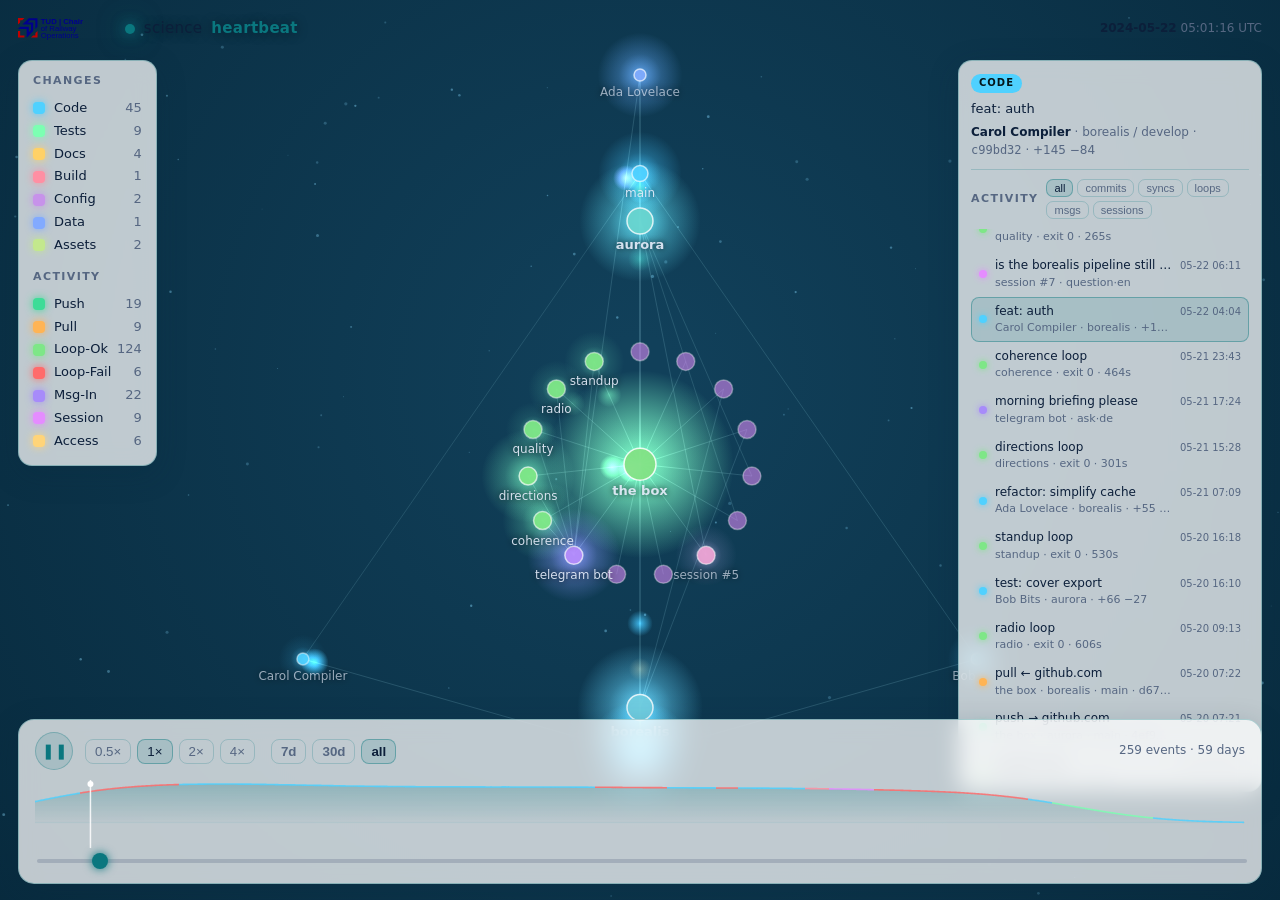
<file: examples/demo/index.html>
<!doctype html>
<html lang="en">
<head>
<meta charset="utf-8" />
<meta name="viewport" content="width=device-width, initial-scale=1, viewport-fit=cover" />
<meta name="color-scheme" content="dark light" />
<meta name="theme-color" content="#00103a" media="(prefers-color-scheme: dark)" />
<meta name="theme-color" content="#0A777F" media="(prefers-color-scheme: light)" />
<title>science heartbeat — TUD Chair of Railway Operations</title>
<style>/* =========================================================================
   science heartbeat — TUD Chair of Railway Operations (CRO) corporate design.

   Dark (default) : TUD Dunkelblau field, Türkis accent, white chair logo.
   Light          : light frosted chrome, Türkis accent, blue chair logo.
   Brand palette  : Türkis #0A777F · Brillantblau #00008C · Orange #C85000 ·
                    Rot #D20F41 · Violett #7369BE · Dunkelblau #001450.

   The Canvas engine (app.js) is themed too: the `--canvas-*`, `--*-rgb` and
   `--accent-rgb` tokens below are read at runtime via getComputedStyle, so the
   glow / starfield / ECG follow the device appearance with no hard-coded hex
   in the script. The canvas keeps a deep field in both modes because the glow
   is additive ("lighter") and would vanish on a white background.
   ========================================================================= */
:root {
  /* chrome (dark / default) */
  --ink: #eaf1ff;
  --ink-dim: #9db4d8;
  --line: rgba(120, 160, 210, 0.18);
  --panel: rgba(8, 28, 72, 0.62);
  --panel-brd: rgba(54, 184, 191, 0.24);
  --accent: #36b8bf;        /* Türkis (lightened for the dark field) */
  --accent-soft: color-mix(in srgb, var(--accent) 13%, transparent);
  --accent-line: color-mix(in srgb, var(--accent) 42%, transparent);
  --chip-ink: #04161a;      /* dark text on a bright category chip */
  --shadow: 0 8px 30px rgba(0, 6, 24, 0.5);

  /* canvas engine tokens (read by app.js) */
  --canvas-bg-0: #0b2a63;   /* inner radial */
  --canvas-bg-1: #00103a;   /* outer radial — TUD Dunkelblau */
  --star-rgb: 130, 175, 225;
  --edge-rgb: 90, 150, 185;
  --node-rgb: 140, 170, 215;
  --accent-rgb: 54, 184, 191;

  --bg-0: var(--canvas-bg-1);
}

@media (prefers-color-scheme: light) {
  :root {
    --ink: #0c1f3a;
    --ink-dim: #566782;
    --line: rgba(10, 119, 127, 0.22);
    --panel: rgba(255, 255, 255, 0.74);
    --panel-brd: rgba(10, 119, 127, 0.30);
    --accent: #0A777F;      /* Türkis 1 */
    --chip-ink: #04161a;
    --shadow: 0 8px 30px rgba(10, 40, 60, 0.22);

    /* canvas stays a deep field (glow legibility) but lifts and warms a touch */
    --canvas-bg-0: #11405a;
    --canvas-bg-1: #062638;
    --star-rgb: 150, 200, 215;
    --edge-rgb: 120, 180, 195;
    --node-rgb: 170, 205, 225;
    --accent-rgb: 10, 119, 127;
  }
}

* { box-sizing: border-box; }

html, body {
  margin: 0;
  height: 100%;
  overflow: hidden;
  background: var(--bg-0);
  color: var(--ink);
  font: 13px/1.45 ui-sans-serif, system-ui, -apple-system, BlinkMacSystemFont, "Segoe UI", Roboto, sans-serif;
  -webkit-font-smoothing: antialiased;
  -webkit-tap-highlight-color: transparent;
}

#stage {
  position: fixed;
  inset: 0;
  display: block;
  cursor: grab;
  touch-action: none;
}
#stage:active { cursor: grabbing; }

.panel {
  position: fixed;
  background: var(--panel);
  border: 1px solid var(--panel-brd);
  border-radius: 14px;
  padding: 12px 14px;
  backdrop-filter: blur(11px);
  -webkit-backdrop-filter: blur(11px);
  box-shadow: var(--shadow);
}

/* --- top bar ------------------------------------------------------------ */
#topbar {
  position: fixed;
  top: 14px;
  left: 18px;
  right: 18px;
  display: flex;
  align-items: center;
  justify-content: space-between;
  gap: 12px;
  pointer-events: none;
}
.brand {
  display: flex;
  align-items: center;
  gap: 12px;
  min-width: 0;
}
.brandlogo { display: inline-flex; flex: 0 0 auto; }
.brandlogo svg { height: 30px; width: auto; display: block; }
/* dark (default): chair logo flips white */
.brandlogo svg text, .brandlogo svg path { fill: #ffffff; }
@media (prefers-color-scheme: light) {
  .brandlogo svg text,
  .brandlogo svg path[fill="#00008C"] { fill: #00008C; }
  .brandlogo svg path[fill="#C00000"] { fill: #C00000; }
}
.brandname {
  display: inline-flex;
  align-items: center;
  gap: 9px;
  font-size: 15px;
  letter-spacing: 0.3px;
  text-shadow: 0 1px 12px rgba(0, 0, 0, 0.45);
  white-space: nowrap;
}
.brandname b { font-weight: 700; color: var(--accent); }
.dot {
  width: 10px;
  height: 10px;
  border-radius: 50%;
  background: var(--accent);
  box-shadow: 0 0 14px var(--accent), 0 0 28px var(--accent);
  animation: beat 1.6s ease-in-out infinite;
  flex: 0 0 auto;
}
@keyframes beat {
  0%, 100% { transform: scale(1); opacity: 0.85; }
  18% { transform: scale(1.5); opacity: 1; }
  40% { transform: scale(1); opacity: 0.85; }
}
.topctl {
  display: flex;
  align-items: center;
  gap: 10px;
  pointer-events: auto;
}
.iconbtn {
  display: none;            /* desktop: hidden; shown in the mobile media query */
  align-items: center;
  gap: 5px;
  border: 1px solid var(--panel-brd);
  background: var(--panel);
  color: var(--ink-dim);
  border-radius: 999px;
  padding: 6px 11px;
  font-size: 11px;
  font-weight: 600;
  letter-spacing: 0.4px;
  text-transform: uppercase;
  cursor: pointer;
  backdrop-filter: blur(11px);
  -webkit-backdrop-filter: blur(11px);
}
.iconbtn.active { color: var(--ink); border-color: var(--accent-line); background: var(--accent-soft); }
.clock {
  font-variant-numeric: tabular-nums;
  color: var(--ink-dim);
  font-size: 12px;
  text-align: right;
}
.clock b { color: var(--ink); font-weight: 600; }

/* --- legend ------------------------------------------------------------- */
#legend {
  top: 60px;
  left: 18px;
  max-width: 210px;
}
#legend h4 {
  margin: 0 0 8px;
  font-size: 11px;
  text-transform: uppercase;
  letter-spacing: 1.4px;
  color: var(--ink-dim);
  font-weight: 600;
}
#legend h4:not(:first-child) { margin-top: 12px; }
.legend-row {
  display: flex;
  align-items: center;
  gap: 9px;
  padding: 2px 0;
}
.legend-row .sw {
  width: 12px;
  height: 12px;
  border-radius: 4px;
  flex: 0 0 auto;
  box-shadow: 0 0 9px currentColor;
}
.legend-row .nm { flex: 1; text-transform: capitalize; }
.legend-row .ct { color: var(--ink-dim); font-variant-numeric: tabular-nums; }

/* --- sidebar (activity rail / mobile drawer) ---------------------------- */
#sidebar {
  top: 60px;
  right: 18px;
  bottom: 108px;
  width: 304px;
  max-width: calc(100vw - 36px);
  display: flex;
  flex-direction: column;
  gap: 10px;
  padding: 12px 12px 8px;
}
.drawer-handle { display: none; }
#nowplaying {
  flex: 0 0 auto;
  min-height: 18px;
  transition: opacity 0.25s ease;
}
#nowplaying.idle { min-height: 0; opacity: 0; }
.list-head {
  display: flex;
  align-items: center;
  justify-content: space-between;
  gap: 8px;
  flex: 0 0 auto;
  border-top: 1px solid var(--line);
  padding-top: 9px;
}
.list-title {
  font-size: 11px;
  text-transform: uppercase;
  letter-spacing: 1.4px;
  color: var(--ink-dim);
  font-weight: 600;
}
.filters { display: flex; flex-wrap: wrap; gap: 4px; }
.filters button {
  border: 1px solid var(--line);
  background: transparent;
  color: var(--ink-dim);
  border-radius: 7px;
  padding: 2px 7px;
  font-size: 11px;
  cursor: pointer;
}
.filters button.active {
  color: var(--ink);
  border-color: var(--accent-line);
  background: var(--accent-soft);
}
#eventlist {
  flex: 1 1 auto;
  overflow-y: auto;
  margin: 0 -6px;
  padding: 0 6px;
  scrollbar-width: thin;
  scrollbar-color: var(--accent-line) transparent;
  -webkit-overflow-scrolling: touch;
}
#eventlist::-webkit-scrollbar { width: 7px; }
#eventlist::-webkit-scrollbar-thumb {
  background: var(--accent-line);
  border-radius: 4px;
}
.ev-row {
  display: flex;
  align-items: baseline;
  gap: 8px;
  padding: 5px 7px;
  border-radius: 8px;
  cursor: pointer;
  border: 1px solid transparent;
}
.ev-row:hover { background: color-mix(in srgb, var(--ink-dim) 12%, transparent); }
.ev-row.active {
  background: var(--accent-soft);
  border-color: var(--accent-line);
}
.ev-row .ev-dot {
  width: 8px;
  height: 8px;
  border-radius: 50%;
  flex: 0 0 auto;
  align-self: center;
  box-shadow: 0 0 7px currentColor;
}
.ev-row .ev-body { flex: 1 1 auto; min-width: 0; }
.ev-row .ev-title {
  white-space: nowrap;
  overflow: hidden;
  text-overflow: ellipsis;
  font-size: 12px;
  color: var(--ink);
}
.ev-row .ev-sub {
  white-space: nowrap;
  overflow: hidden;
  text-overflow: ellipsis;
  font-size: 11px;
  color: var(--ink-dim);
}
.ev-row .ev-time {
  flex: 0 0 auto;
  font-size: 10px;
  color: var(--ink-dim);
  font-variant-numeric: tabular-nums;
}
.ev-empty { color: var(--ink-dim); font-size: 12px; padding: 8px 7px; }
.np-kind {
  display: inline-block;
  font-size: 10px;
  text-transform: uppercase;
  letter-spacing: 1px;
  padding: 2px 8px;
  border-radius: 999px;
  color: var(--chip-ink);
  font-weight: 700;
}
.np-title {
  margin: 7px 0 6px;
  font-size: 13px;
  color: var(--ink);
  word-break: break-word;
}
.np-meta { color: var(--ink-dim); font-size: 12px; }
.np-meta b { color: var(--ink); font-weight: 600; }

/* --- timeline ----------------------------------------------------------- */
#timeline {
  position: fixed;
  left: 18px;
  right: 18px;
  bottom: 16px;
  background: var(--panel);
  border: 1px solid var(--panel-brd);
  border-radius: 16px;
  padding: 12px 16px 14px;
  backdrop-filter: blur(11px);
  -webkit-backdrop-filter: blur(11px);
  box-shadow: var(--shadow);
}
.controls {
  display: flex;
  align-items: center;
  gap: 12px;
  margin-bottom: 8px;
  flex-wrap: wrap;
}
#playpause {
  width: 38px;
  height: 38px;
  border-radius: 50%;
  border: 1px solid var(--panel-brd);
  background: var(--accent-soft);
  color: var(--accent);
  font-size: 15px;
  cursor: pointer;
  transition: background 0.15s ease, transform 0.1s ease;
  flex: 0 0 auto;
}
#playpause:hover { background: color-mix(in srgb, var(--accent) 22%, transparent); }
#playpause:active { transform: scale(0.94); }
.speeds, .ranges { display: flex; gap: 6px; }
.ranges { margin-left: 4px; }
.speeds button, .ranges button {
  border: 1px solid var(--line);
  background: transparent;
  color: var(--ink-dim);
  border-radius: 8px;
  padding: 4px 9px;
  cursor: pointer;
  font-variant-numeric: tabular-nums;
}
.speeds button.active, .ranges button.active {
  color: var(--ink);
  border-color: var(--accent-line);
  background: var(--accent-soft);
}
.ranges button { font-weight: 600; }
.controls .span {
  margin-left: auto;
  color: var(--ink-dim);
  font-size: 12px;
  font-variant-numeric: tabular-nums;
}
#ecg {
  display: block;
  width: 100%;
  height: 72px;
  cursor: crosshair;
}
#scrub {
  -webkit-appearance: none;
  appearance: none;
  width: 100%;
  height: 4px;
  margin-top: 8px;
  border-radius: 4px;
  background: color-mix(in srgb, var(--ink-dim) 28%, transparent);
  outline: none;
}
#scrub::-webkit-slider-thumb {
  -webkit-appearance: none;
  width: 16px;
  height: 16px;
  border-radius: 50%;
  background: var(--accent);
  box-shadow: 0 0 10px var(--accent);
  cursor: pointer;
}
#scrub::-moz-range-thumb {
  width: 16px;
  height: 16px;
  border: none;
  border-radius: 50%;
  background: var(--accent);
  box-shadow: 0 0 10px var(--accent);
  cursor: pointer;
}

/* --- tooltip / empty ---------------------------------------------------- */
.tooltip {
  position: fixed;
  pointer-events: none;
  background: var(--panel);
  border: 1px solid var(--panel-brd);
  border-radius: 9px;
  padding: 7px 10px;
  font-size: 12px;
  max-width: 260px;
  box-shadow: var(--shadow);
  backdrop-filter: blur(11px);
  -webkit-backdrop-filter: blur(11px);
  z-index: 10;
  transform: translate(-50%, calc(-100% - 12px));
}
.tooltip .tt-label { font-weight: 600; }
.tooltip .tt-kind { color: var(--ink-dim); text-transform: capitalize; }

#empty {
  position: fixed;
  inset: 0;
  display: none;
  align-items: center;
  justify-content: center;
  color: var(--ink-dim);
  font-size: 15px;
  text-align: center;
  padding: 40px;
}

/* =========================================================================
   Mobile — phones / narrow viewports. The three fixed panels would overlap,
   so: the legend becomes a tap-to-show overlay, the activity rail becomes a
   bottom drawer (collapsed to its header by default, tap the handle/button
   to expand), and the timeline goes edge-to-edge and compact.
   ========================================================================= */
@media (max-width: 720px) {
  #topbar {
    top: max(10px, env(safe-area-inset-top));
    left: 12px;
    right: 12px;
  }
  .brandlogo svg { height: 24px; }
  .brandname { display: none; }              /* keep the logo, drop the wordmark */
  .clock { display: none; }
  .iconbtn { display: inline-flex; }

  /* legend: hidden until toggled, then a floating overlay */
  #legend {
    display: none;
    top: 56px;
    left: 12px;
    right: 12px;
    max-width: none;
    z-index: 8;
  }
  body.legend-open #legend { display: block; }

  /* sidebar → bottom drawer above the timeline */
  #sidebar {
    top: auto;
    left: 12px;
    right: 12px;
    bottom: calc(150px + env(safe-area-inset-bottom));
    width: auto;
    max-width: none;
    max-height: 48px;                        /* collapsed: header peek only */
    overflow: hidden;
    padding: 8px 12px;
    transition: max-height 0.28s ease;
    z-index: 7;
  }
  body.list-open #sidebar { max-height: 50vh; }
  .drawer-handle {
    display: block;
    width: 40px;
    height: 4px;
    border-radius: 999px;
    background: var(--ink-dim);
    opacity: 0.5;
    margin: 0 auto 2px;
    flex: 0 0 auto;
    cursor: pointer;
  }
  #sidebar #nowplaying.idle { min-height: 16px; opacity: 0.55; }
  #sidebar #nowplaying.idle::before {
    content: "activity — tap to expand";
    font-size: 11px;
    text-transform: uppercase;
    letter-spacing: 1.2px;
    color: var(--ink-dim);
  }

  /* timeline: edge to edge, compact */
  #timeline {
    left: 8px;
    right: 8px;
    bottom: max(8px, env(safe-area-inset-bottom));
    padding: 10px 12px 12px;
    border-radius: 14px;
  }
  .controls { gap: 9px; row-gap: 8px; }
  #playpause { width: 34px; height: 34px; }
  .speeds button, .ranges button { padding: 5px 10px; }   /* tap targets */
  .controls .span { font-size: 11px; width: 100%; margin-left: 0; text-align: right; order: 9; }
  #ecg { height: 54px; }
}

@media (max-width: 380px) {
  .speeds { display: none; }                  /* keep ranges; speeds is secondary */
}
</style>
</head>
<body>
<canvas id="stage"></canvas>

<header id="topbar">
  <div class="brand">
    <span class="brandlogo" aria-label="TUD — Chair of Railway Operations"><svg viewBox="0 0 1014 321" xmlns="http://www.w3.org/2000/svg" role="img"><g transform="translate(-1485 -585)"><text fill="#00008C" font-family="Arial,Arial_MSFontService,sans-serif" font-weight="700" font-size="83" transform="matrix(1 0 0 1 1728.92 690)">TUD | Chair</text><text fill="#00008C" font-family="Arial,Arial_MSFontService,sans-serif" font-weight="400" font-size="83" transform="matrix(1 0 0 1 1728.92 763)">o</text><text fill="#00008C" font-family="Arial,Arial_MSFontService,sans-serif" font-weight="400" font-size="83" transform="matrix(1 0 0 1 1774.75 763)">f</text><text fill="#00008C" font-family="Arial,Arial_MSFontService,sans-serif" font-weight="400" font-size="83" transform="matrix(1 0 0 1 1820.59 763)">Railway </text><text fill="#00008C" font-family="Arial,Arial_MSFontService,sans-serif" font-weight="400" font-size="83" transform="matrix(1 0 0 1 1728.92 837)">Operations</text><path d="M1600.51 630 1693 630 1693 722.49 1670.62 744.874 1670.62 674.888 1670.62 674.888 1670.62 651.685 1670.62 651.685 1647.41 651.685 1612.6 651.685 1589.4 674.876 1589.4 674.888 1647.41 674.888 1647.41 768.077 1577.49 838 1577.49 745.511 1485 745.511 1508.77 721.74 1601.01 721.74 1601.01 779.747 1601.02 779.747 1624.21 756.556 1624.21 721.74 1624.21 698.536 1624.21 698.536 1601.01 698.536 1601.01 698.536 1531.97 698.536Z" fill="#00008C" fill-rule="evenodd"/><path d="M1485 628 1554 628 1530.99 651.345 1508.01 651.345 1508.01 674.655 1485 698Z" fill="#C00000" fill-rule="evenodd"/><path d="M1485 768 1508.01 768 1508.01 813.988 1554 813.988 1554 837 1485 837Z" fill="#C00000" fill-rule="evenodd"/><path d="M1694 768 1694 837 1624 837 1647.32 814.012 1670.65 814.012 1670.65 791.012Z" fill="#C00000" fill-rule="evenodd"/></g></svg></span>
    <span class="brandname"><span class="dot"></span> science<b>heartbeat</b></span>
  </div>
  <div class="topctl">
    <button id="legendToggle" class="iconbtn" aria-label="Toggle legend">key</button>
    <button id="listToggle" class="iconbtn" aria-label="Toggle activity">activity</button>
    <div id="clock" class="clock"></div>
  </div>
</header>

<aside id="legend" class="panel"></aside>

<aside id="sidebar" class="panel">
  <div class="drawer-handle" id="drawerHandle" aria-label="Expand activity"></div>
  <section id="nowplaying" class="idle"></section>
  <div class="list-head">
    <span class="list-title">activity</span>
    <div id="filters" class="filters"></div>
  </div>
  <div id="eventlist"></div>
</aside>

<footer id="timeline">
  <div class="controls">
    <button id="playpause" aria-label="Play / pause">▶</button>
    <div class="speeds" id="speeds"></div>
    <div class="ranges" id="ranges" aria-label="Time range"></div>
  </div>
  <canvas id="ecg"></canvas>
  <input id="scrub" type="range" min="0" max="1000" value="0" step="1" aria-label="Timeline" />
</footer>

<div id="tooltip" class="tooltip" hidden></div>
<div id="empty"></div>

<script id="hb-data" type="application/json">{"classifier_version":"1","content_hash":"1cf40b86a09f1ea7e83e80f64ef3dcab0e9dd5ee29a2958a57e46c0e87e3ff9d","edges":[{"id":"edge:accessed:006289c97c8bbb2d","kind":"accessed","label":null,"source":"agent:adfdf88f6311","target":"repo:aurora"},{"id":"edge:accessed:330d6cc4ed5df1e1","kind":"accessed","label":null,"source":"agent:2d5073df313b","target":"repo:borealis"},{"id":"edge:accessed:a7b0084efa526f5f","kind":"accessed","label":null,"source":"agent:917275c801f3","target":"repo:aurora"},{"id":"edge:accessed:ae53fe7b08b95b03","kind":"accessed","label":null,"source":"server:server","target":"repo:borealis"},{"id":"edge:accessed:bcbba672f9b0ba45","kind":"accessed","label":null,"source":"agent:97a4e003d9b4","target":"repo:aurora"},{"id":"edge:accessed:bdd3d5841db2f547","kind":"accessed","label":null,"source":"agent:50ec5c35a08a","target":"repo:borealis"},{"id":"edge:accessed:dd4700e5e13bc5da","kind":"accessed","label":null,"source":"server:server","target":"repo:aurora"},{"id":"edge:accessed:e8e78a296e8c4dff","kind":"accessed","label":null,"source":"agent:208378278750","target":"repo:aurora"},{"id":"edge:authored:0bf801fb4e749cde","kind":"authored","label":null,"source":"committer:b0f029c27377","target":"branch:borealis:develop"},{"id":"edge:authored:124ed54fcc5cdbb7","kind":"authored","label":null,"source":"committer:3ca93ad87e0b","target":"branch:borealis:develop"},{"id":"edge:authored:46136c1c800684e3","kind":"authored","label":null,"source":"committer:b0f029c27377","target":"branch:aurora:main"},{"id":"edge:authored:8c77cfcd282cfc92","kind":"authored","label":null,"source":"committer:a460e37bf4d8","target":"branch:aurora:main"},{"id":"edge:authored:d6e035967238d266","kind":"authored","label":null,"source":"committer:a460e37bf4d8","target":"branch:borealis:develop"},{"id":"edge:authored:f244b180ac7a30e6","kind":"authored","label":null,"source":"committer:3ca93ad87e0b","target":"branch:aurora:main"},{"id":"edge:branch_of:57806a81c5008cb8","kind":"branch_of","label":null,"source":"branch:borealis:develop","target":"repo:borealis"},{"id":"edge:branch_of:86c24c39a9a504bc","kind":"branch_of","label":null,"source":"branch:aurora:main","target":"repo:aurora"},{"id":"edge:notifies:3e82a3ca9415a2b8","kind":"notifies","label":null,"source":"loop:quality","target":"bot:telegram"},{"id":"edge:notifies:8df881eb4635315c","kind":"notifies","label":null,"source":"loop:directions","target":"bot:telegram"},{"id":"edge:notifies:994f5497c0e961d6","kind":"notifies","label":null,"source":"loop:radio","target":"bot:telegram"},{"id":"edge:notifies:d0e868f0ab03d817","kind":"notifies","label":null,"source":"bot:telegram","target":"committer:3ca93ad87e0b"},{"id":"edge:notifies:e733f9924a4bfb2b","kind":"notifies","label":null,"source":"loop:standup","target":"bot:telegram"},{"id":"edge:notifies:fb98eb4f9f63d799","kind":"notifies","label":null,"source":"loop:coherence","target":"bot:telegram"},{"id":"edge:runs_on:23d5b0d2f9e10bbc","kind":"runs_on","label":null,"source":"agent:917275c801f3","target":"server:server"},{"id":"edge:runs_on:248be1fd487bc308","kind":"runs_on","label":null,"source":"loop:radio","target":"server:server"},{"id":"edge:runs_on:339616eccaee5a70","kind":"runs_on","label":null,"source":"agent:50ec5c35a08a","target":"server:server"},{"id":"edge:runs_on:34fac6aa84d6ce54","kind":"runs_on","label":null,"source":"agent:adfdf88f6311","target":"server:server"},{"id":"edge:runs_on:455ee17203292cb6","kind":"runs_on","label":null,"source":"agent:2d5073df313b","target":"server:server"},{"id":"edge:runs_on:5d3682cc4b1a427d","kind":"runs_on","label":null,"source":"agent:ca3812873a72","target":"server:server"},{"id":"edge:runs_on:812b729c68d19b27","kind":"runs_on","label":null,"source":"loop:quality","target":"server:server"},{"id":"edge:runs_on:8966b91245a35656","kind":"runs_on","label":null,"source":"agent:c32522271f58","target":"server:server"},{"id":"edge:runs_on:8e6f4daebb1f658a","kind":"runs_on","label":null,"source":"loop:directions","target":"server:server"},{"id":"edge:runs_on:c914c639e83ed56a","kind":"runs_on","label":null,"source":"loop:coherence","target":"server:server"},{"id":"edge:runs_on:d2c5032574f5512e","kind":"runs_on","label":null,"source":"bot:telegram","target":"server:server"},{"id":"edge:runs_on:e2aecc4b74eca843","kind":"runs_on","label":null,"source":"loop:standup","target":"server:server"},{"id":"edge:runs_on:e3a67bd896d0d754","kind":"runs_on","label":null,"source":"agent:243b8cf89299","target":"server:server"},{"id":"edge:runs_on:eee59808679bf89c","kind":"runs_on","label":null,"source":"agent:97a4e003d9b4","target":"server:server"},{"id":"edge:runs_on:f31bb1ffcc81b37d","kind":"runs_on","label":null,"source":"agent:208378278750","target":"server:server"}],"layout_version":"2","nodes":[{"id":"agent:208378278750","kind":"agent","label":"session #3","parent":"server:server","x":1.1327982892113017e-14,"y":-185.0},{"id":"agent:243b8cf89299","kind":"agent","label":"session #2","parent":"server:server","x":75.24627896902304,"y":-169.00590966388117},{"id":"agent:2d5073df313b","kind":"agent","label":"session #8","parent":"server:server","x":137.48179271331793,"y":-123.78916217638877},{"id":"agent:50ec5c35a08a","kind":"agent","label":"session #1","parent":"server:server","x":175.9454555146034,"y":-57.16814395936527},{"id":"agent:917275c801f3","kind":"agent","label":"session #9","parent":"server:server","x":183.98655064313056,"y":19.337765704515878},{"id":"agent:97a4e003d9b4","kind":"agent","label":"session #6","parent":"server:server","x":160.21469970012117,"y":92.49999999999997},{"id":"agent:adfdf88f6311","kind":"agent","label":"session #5","parent":"server:server","x":108.74027167410753,"y":149.66814395936527},{"id":"agent:c32522271f58","kind":"agent","label":"session #4","parent":"server:server","x":38.46366280128546,"y":180.95730613575404},{"id":"agent:ca3812873a72","kind":"agent","label":"session #7","parent":"server:server","x":-38.46366280128544,"y":180.95730613575404},{"id":"bot:telegram","kind":"bot","label":"telegram bot","parent":"server:server","x":-108.7402716741075,"y":149.66814395936527},{"id":"branch:aurora:main","kind":"branch","label":"main","parent":"repo:aurora","x":2.9269058499621745e-14,"y":-478.0},{"id":"branch:borealis:develop","kind":"branch","label":"develop","parent":"repo:borealis","x":2.9269058499621745e-14,"y":478.0},{"id":"committer:3ca93ad87e0b","kind":"committer","label":"Ada Lovelace","parent":null,"x":3.9188697572715304e-14,"y":-640.0},{"id":"committer:a460e37bf4d8","kind":"committer","label":"Bob Bits","parent":null,"x":554.2562584220408,"y":319.9999999999999},{"id":"committer:b0f029c27377","kind":"committer","label":"Carol Compiler","parent":null,"x":-554.2562584220407,"y":320.0000000000002},{"id":"loop:coherence","kind":"loop","label":"coherence","parent":"server:server","x":-160.21469970012112,"y":92.50000000000006},{"id":"loop:directions","kind":"loop","label":"directions","parent":"server:server","x":-183.98655064313056,"y":19.337765704516023},{"id":"loop:quality","kind":"loop","label":"quality","parent":"server:server","x":-175.94545551460342,"y":-57.168143959365246},{"id":"loop:radio","kind":"loop","label":"radio","parent":"server:server","x":-137.48179271331787,"y":-123.78916217638884},{"id":"loop:standup","kind":"loop","label":"standup","parent":"server:server","x":-75.24627896902302,"y":-169.00590966388117},{"id":"repo:aurora","kind":"repo","label":"aurora","parent":null,"x":2.4492935982947064e-14,"y":-400.0},{"id":"repo:borealis","kind":"repo","label":"borealis","parent":null,"x":2.4492935982947064e-14,"y":400.0},{"id":"server:server","kind":"server","label":"the box","parent":null,"x":0.0,"y":0.0}],"palette":{"access":"#ffd479","assets":"#c3e88d","build":"#ff8fa3","code":"#4fd1ff","config":"#c792ea","data":"#82aaff","deps":"#f78c6c","docs":"#ffd166","loop-fail":"#ff6b6b","loop-ok":"#7ee787","msg-in":"#a78bfa","msg-out":"#5cc8ff","other":"#9fb0c0","pull":"#ffb454","push":"#3ddc97","session":"#e58cff","tests":"#7cffb2"},"palette_version":"2","pulses":[{"branch":"branch:aurora:main","category":"code","color":"#4fd1ff","deletions":95,"detail":"","event":"commit","files_changed":2,"id":"pulse:aurora:4ef9149d4954","insertions":283,"intensity":0.8118,"kinds":[{"files":1,"kind":"code"},{"files":1,"kind":"data"}],"node":"branch:aurora:main","path":["committer:a460e37bf4d8","branch:aurora:main","repo:aurora"],"ref":"4ef9149d4954","repo":"repo:aurora","source":"Bob Bits","source_id":"committer:a460e37bf4d8","t":1716081029,"title":"test: cover metrics"},{"branch":"","category":"access","color":"#ffd479","deletions":0,"detail":"change","event":"access","files_changed":0,"id":"event:access:6a692fb5f260d1f6","insertions":0,"intensity":0.5,"kinds":[],"node":"repo:aurora","path":["agent:adfdf88f6311","repo:aurora"],"ref":"","repo":"repo:aurora","source":"session #5","source_id":"agent:adfdf88f6311","t":1716117753,"title":"session #5 touched aurora"},{"branch":"","category":"session","color":"#e58cff","deletions":0,"detail":"question·en","event":"session","files_changed":0,"id":"event:session:adfdf88f6311be2d","insertions":0,"intensity":0.7,"kinds":[],"node":"agent:adfdf88f6311","path":["bot:telegram","agent:adfdf88f6311"],"ref":"","repo":"","source":"session #5","source_id":"agent:adfdf88f6311","t":1716117753,"title":"explain the aurora module to a newcomer"},{"branch":"branch:borealis:develop","category":"code","color":"#4fd1ff","deletions":104,"detail":"","event":"commit","files_changed":3,"id":"pulse:borealis:d67444ec4b9b","insertions":197,"intensity":0.7808,"kinds":[{"files":2,"kind":"code"},{"files":1,"kind":"tests"}],"node":"branch:borealis:develop","path":["committer:b0f029c27377","branch:borealis:develop","repo:borealis"],"ref":"d67444ec4b9b","repo":"repo:borealis","source":"Carol Compiler","source_id":"committer:b0f029c27377","t":1716142974,"title":"chore: bump loader"},{"branch":"","category":"loop-ok","color":"#7ee787","deletions":0,"detail":"exit 0 · 62s","event":"loop_run","files_changed":0,"id":"event:loop-run:297c02b3d0c315be","insertions":0,"intensity":0.55,"kinds":[],"node":"loop:directions","path":["server:server","loop:directions"],"ref":"","repo":"","source":"directions","source_id":"loop:directions","t":1716156148,"title":"directions loop"},{"branch":"","category":"loop-ok","color":"#7ee787","deletions":0,"detail":"exit 0 · 422s","event":"loop_run","files_changed":0,"id":"event:loop-run:4f9a83809bec9bbc","insertions":0,"intensity":0.55,"kinds":[],"node":"loop:coherence","path":["server:server","loop:coherence"],"ref":"","repo":"","source":"coherence","source_id":"loop:coherence","t":1716165954,"title":"coherence loop"},{"branch":"","category":"loop-ok","color":"#7ee787","deletions":0,"detail":"exit 0 · 546s","event":"loop_run","files_changed":0,"id":"event:loop-run:a71f1cc21024b950","insertions":0,"intensity":0.55,"kinds":[],"node":"loop:quality","path":["server:server","loop:quality"],"ref":"","repo":"","source":"quality","source_id":"loop:quality","t":1716178819,"title":"quality loop"},{"branch":"","category":"push","color":"#3ddc97","deletions":0,"detail":"main · 4ef9149","event":"sync","files_changed":0,"id":"event:sync:ce473a202da537db","insertions":0,"intensity":0.5,"kinds":[],"node":"repo:aurora","path":["server:server","repo:aurora"],"ref":"","repo":"repo:aurora","source":"the box","source_id":"server:server","t":1716189690,"title":"push → github.com"},{"branch":"","category":"pull","color":"#ffb454","deletions":0,"detail":"main · d67444e","event":"sync","files_changed":0,"id":"event:sync:b6bf2247db2a83d3","insertions":0,"intensity":0.4,"kinds":[],"node":"repo:borealis","path":["server:server","repo:borealis"],"ref":"","repo":"repo:borealis","source":"the box","source_id":"server:server","t":1716189743,"title":"pull ← github.com"},{"branch":"","category":"loop-ok","color":"#7ee787","deletions":0,"detail":"exit 0 · 606s","event":"loop_run","files_changed":0,"id":"event:loop-run:6f2ca89625c62df8","insertions":0,"intensity":0.55,"kinds":[],"node":"loop:radio","path":["server:server","loop:radio"],"ref":"","repo":"","source":"radio","source_id":"loop:radio","t":1716196413,"title":"radio loop"},{"branch":"branch:aurora:main","category":"code","color":"#4fd1ff","deletions":27,"detail":"","event":"commit","files_changed":2,"id":"pulse:aurora:e06ecbe830d1","insertions":66,"intensity":0.6212,"kinds":[{"files":1,"kind":"code"},{"files":1,"kind":"build"}],"node":"branch:aurora:main","path":["committer:a460e37bf4d8","branch:aurora:main","repo:aurora"],"ref":"e06ecbe830d1","repo":"repo:aurora","source":"Bob Bits","source_id":"committer:a460e37bf4d8","t":1716221414,"title":"test: cover export"},{"branch":"","category":"loop-ok","color":"#7ee787","deletions":0,"detail":"exit 0 · 530s","event":"loop_run","files_changed":0,"id":"event:loop-run:18bd6a39bc0e8529","insertions":0,"intensity":0.55,"kinds":[],"node":"loop:standup","path":["server:server","loop:standup"],"ref":"","repo":"","source":"standup","source_id":"loop:standup","t":1716221886,"title":"standup loop"},{"branch":"branch:borealis:develop","category":"code","color":"#4fd1ff","deletions":22,"detail":"","event":"commit","files_changed":2,"id":"pulse:borealis:b2cd46346876","insertions":55,"intensity":0.5957,"kinds":[{"files":1,"kind":"code"},{"files":1,"kind":"tests"}],"node":"branch:borealis:develop","path":["committer:3ca93ad87e0b","branch:borealis:develop","repo:borealis"],"ref":"b2cd46346876","repo":"repo:borealis","source":"Ada Lovelace","source_id":"committer:3ca93ad87e0b","t":1716275352,"title":"refactor: simplify cache"},{"branch":"","category":"loop-ok","color":"#7ee787","deletions":0,"detail":"exit 0 · 301s","event":"loop_run","files_changed":0,"id":"event:loop-run:f9db040a7e0cf2b6","insertions":0,"intensity":0.55,"kinds":[],"node":"loop:directions","path":["server:server","loop:directions"],"ref":"","repo":"","source":"directions","source_id":"loop:directions","t":1716305292,"title":"directions loop"},{"branch":"","category":"msg-in","color":"#a78bfa","deletions":0,"detail":"ask·de","event":"message","files_changed":0,"id":"event:message:efb887600edf8d27","insertions":0,"intensity":0.6,"kinds":[],"node":"bot:telegram","path":["committer:3ca93ad87e0b","bot:telegram"],"ref":"","repo":"","source":"telegram bot","source_id":"bot:telegram","t":1716312240,"title":"morning briefing please"},{"branch":"","category":"loop-ok","color":"#7ee787","deletions":0,"detail":"exit 0 · 464s","event":"loop_run","files_changed":0,"id":"event:loop-run:6ac24bbcac45eda2","insertions":0,"intensity":0.55,"kinds":[],"node":"loop:coherence","path":["server:server","loop:coherence"],"ref":"","repo":"","source":"coherence","source_id":"loop:coherence","t":1716334983,"title":"coherence loop"},{"branch":"branch:borealis:develop","category":"code","color":"#4fd1ff","deletions":84,"detail":"","event":"commit","files_changed":4,"id":"pulse:borealis:c99bd3268885","insertions":145,"intensity":0.7435,"kinds":[{"files":2,"kind":"code"},{"files":2,"kind":"build"}],"node":"branch:borealis:develop","path":["committer:b0f029c27377","branch:borealis:develop","repo:borealis"],"ref":"c99bd3268885","repo":"repo:borealis","source":"Carol Compiler","source_id":"committer:b0f029c27377","t":1716350681,"title":"feat: auth"},{"branch":"","category":"session","color":"#e58cff","deletions":0,"detail":"question·en","event":"session","files_changed":0,"id":"event:session:ca3812873a727c4b","insertions":0,"intensity":0.7,"kinds":[],"node":"agent:ca3812873a72","path":["bot:telegram","agent:ca3812873a72"],"ref":"","repo":"","source":"session #7","source_id":"agent:ca3812873a72","t":1716358303,"title":"is the borealis pipeline still deterministic?"},{"branch":"","category":"loop-ok","color":"#7ee787","deletions":0,"detail":"exit 0 · 265s","event":"loop_run","files_changed":0,"id":"event:loop-run:d9caa0b4ae818c5e","insertions":0,"intensity":0.55,"kinds":[],"node":"loop:quality","path":["server:server","loop:quality"],"ref":"","repo":"","source":"quality","source_id":"loop:quality","t":1716373853,"title":"quality loop"},{"branch":"","category":"loop-ok","color":"#7ee787","deletions":0,"detail":"exit 0 · 297s","event":"loop_run","files_changed":0,"id":"event:loop-run:4b6d4d9eb38e689a","insertions":0,"intensity":0.55,"kinds":[],"node":"loop:radio","path":["server:server","loop:radio"],"ref":"","repo":"","source":"radio","source_id":"loop:radio","t":1716426907,"title":"radio loop"},{"branch":"branch:aurora:main","category":"data","color":"#82aaff","deletions":109,"detail":"","event":"commit","files_changed":1,"id":"pulse:aurora:ffe8f30e97c7","insertions":86,"intensity":0.7217,"kinds":[{"files":1,"kind":"data"}],"node":"branch:aurora:main","path":["committer:3ca93ad87e0b","branch:aurora:main","repo:aurora"],"ref":"ffe8f30e97c7","repo":"repo:aurora","source":"Ada Lovelace","source_id":"committer:3ca93ad87e0b","t":1716433331,"title":"feat: graph"},{"branch":"","category":"loop-ok","color":"#7ee787","deletions":0,"detail":"exit 0 · 467s","event":"loop_run","files_changed":0,"id":"event:loop-run:85ef6eb992c23e29","insertions":0,"intensity":0.55,"kinds":[],"node":"loop:directions","path":["server:server","loop:directions"],"ref":"","repo":"","source":"directions","source_id":"loop:directions","t":1716454435,"title":"directions loop"},{"branch":"","category":"loop-fail","color":"#ff6b6b","deletions":0,"detail":"exit 1 · 579s","event":"loop_run","files_changed":0,"id":"event:loop-run:9d5b70a61eaed5bc","insertions":0,"intensity":0.85,"kinds":[],"node":"loop:standup","path":["server:server","loop:standup"],"ref":"","repo":"","source":"standup","source_id":"loop:standup","t":1716503601,"title":"standup loop"},{"branch":"","category":"loop-ok","color":"#7ee787","deletions":0,"detail":"exit 0 · 393s","event":"loop_run","files_changed":0,"id":"event:loop-run:eb8963fccf299149","insertions":0,"intensity":0.55,"kinds":[],"node":"loop:coherence","path":["server:server","loop:coherence"],"ref":"","repo":"","source":"coherence","source_id":"loop:coherence","t":1716504012,"title":"coherence loop"},{"branch":"","category":"access","color":"#ffd479","deletions":0,"detail":"change","event":"access","files_changed":0,"id":"event:access:15285d19e3ac8b2d","insertions":0,"intensity":0.5,"kinds":[],"node":"repo:aurora","path":["agent:208378278750","repo:aurora"],"ref":"","repo":"repo:aurora","source":"session #3","source_id":"agent:208378278750","t":1716521814,"title":"session #3 touched aurora"},{"branch":"","category":"session","color":"#e58cff","deletions":0,"detail":"question·en","event":"session","files_changed":0,"id":"event:session:208378278750b975","insertions":0,"intensity":0.7,"kinds":[],"node":"agent:208378278750","path":["bot:telegram","agent:208378278750"],"ref":"","repo":"","source":"session #3","source_id":"agent:208378278750","t":1716521814,"title":"explain the aurora module to a newcomer"},{"branch":"branch:borealis:develop","category":"code","color":"#4fd1ff","deletions":35,"detail":"","event":"commit","files_changed":2,"id":"pulse:borealis:f1ce5c393d32","insertions":48,"intensity":0.6058,"kinds":[{"files":1,"kind":"code"},{"files":1,"kind":"build"}],"node":"branch:borealis:develop","path":["committer:3ca93ad87e0b","branch:borealis:develop","repo:borealis"],"ref":"f1ce5c393d32","repo":"repo:borealis","source":"Ada Lovelace","source_id":"committer:3ca93ad87e0b","t":1716528740,"title":"docs: explain parser"},{"branch":"","category":"push","color":"#3ddc97","deletions":0,"detail":"main · e06ecbe","event":"sync","files_changed":0,"id":"event:sync:cfd2a78955f239dd","insertions":0,"intensity":0.5,"kinds":[],"node":"repo:aurora","path":["server:server","repo:aurora"],"ref":"","repo":"repo:aurora","source":"the box","source_id":"server:server","t":1716551895,"title":"push → github.com"},{"branch":"","category":"push","color":"#3ddc97","deletions":0,"detail":"main · b2cd463","event":"sync","files_changed":0,"id":"event:sync:72cb443889b0b5e8","insertions":0,"intensity":0.5,"kinds":[],"node":"repo:borealis","path":["server:server","repo:borealis"],"ref":"","repo":"repo:borealis","source":"the box","source_id":"server:server","t":1716551948,"title":"push → github.com"},{"branch":"","category":"loop-ok","color":"#7ee787","deletions":0,"detail":"exit 0 · 52s","event":"loop_run","files_changed":0,"id":"event:loop-run:7746eaf8b2494c5e","insertions":0,"intensity":0.55,"kinds":[],"node":"loop:quality","path":["server:server","loop:quality"],"ref":"","repo":"","source":"quality","source_id":"loop:quality","t":1716568887,"title":"quality loop"},{"branch":"branch:borealis:develop","category":"tests","color":"#7cffb2","deletions":36,"detail":"","event":"commit","files_changed":4,"id":"pulse:borealis:f186d61fefa9","insertions":176,"intensity":0.733,"kinds":[{"files":1,"kind":"code"},{"files":2,"kind":"tests"},{"files":1,"kind":"assets"}],"node":"branch:borealis:develop","path":["committer:a460e37bf4d8","branch:borealis:develop","repo:borealis"],"ref":"f186d61fefa9","repo":"repo:borealis","source":"Bob Bits","source_id":"committer:a460e37bf4d8","t":1716602290,"title":"fix: handle parser edge case"},{"branch":"","category":"loop-fail","color":"#ff6b6b","deletions":0,"detail":"exit 1 · 387s","event":"loop_run","files_changed":0,"id":"event:loop-run:15df7c31213e639a","insertions":0,"intensity":0.85,"kinds":[],"node":"loop:directions","path":["server:server","loop:directions"],"ref":"","repo":"","source":"directions","source_id":"loop:directions","t":1716603578,"title":"directions loop"},{"branch":"branch:aurora:main","category":"code","color":"#4fd1ff","deletions":15,"detail":"","event":"commit","files_changed":2,"id":"pulse:aurora:b3fbae81ee1b","insertions":82,"intensity":0.6269,"kinds":[{"files":1,"kind":"code"},{"files":1,"kind":"docs"}],"node":"branch:aurora:main","path":["committer:3ca93ad87e0b","branch:aurora:main","repo:aurora"],"ref":"b3fbae81ee1b","repo":"repo:aurora","source":"Ada Lovelace","source_id":"committer:3ca93ad87e0b","t":1716628167,"title":"feat: loader"},{"branch":"","category":"loop-ok","color":"#7ee787","deletions":0,"detail":"exit 0 · 474s","event":"loop_run","files_changed":0,"id":"event:loop-run:b6cfbbb96b956c3d","insertions":0,"intensity":0.55,"kinds":[],"node":"loop:radio","path":["server:server","loop:radio"],"ref":"","repo":"","source":"radio","source_id":"loop:radio","t":1716657401,"title":"radio loop"},{"branch":"branch:borealis:develop","category":"code","color":"#4fd1ff","deletions":53,"detail":"","event":"commit","files_changed":3,"id":"pulse:borealis:fbc6354aeff2","insertions":44,"intensity":0.6269,"kinds":[{"files":1,"kind":"code"},{"files":1,"kind":"docs"},{"files":1,"kind":"config"}],"node":"branch:borealis:develop","path":["committer:b0f029c27377","branch:borealis:develop","repo:borealis"],"ref":"fbc6354aeff2","repo":"repo:borealis","source":"Carol Compiler","source_id":"committer:b0f029c27377","t":1716666289,"title":"docs: explain scheduler"},{"branch":"","category":"loop-ok","color":"#7ee787","deletions":0,"detail":"exit 0 · 244s","event":"loop_run","files_changed":0,"id":"event:loop-run:d39a28076e52cd33","insertions":0,"intensity":0.55,"kinds":[],"node":"loop:coherence","path":["server:server","loop:coherence"],"ref":"","repo":"","source":"coherence","source_id":"loop:coherence","t":1716673041,"title":"coherence loop"},{"branch":"","category":"loop-ok","color":"#7ee787","deletions":0,"detail":"exit 0 · 547s","event":"loop_run","files_changed":0,"id":"event:loop-run:3859cfe06e415ea4","insertions":0,"intensity":0.55,"kinds":[],"node":"loop:directions","path":["server:server","loop:directions"],"ref":"","repo":"","source":"directions","source_id":"loop:directions","t":1716752722,"title":"directions loop"},{"branch":"","category":"loop-ok","color":"#7ee787","deletions":0,"detail":"exit 0 · 136s","event":"loop_run","files_changed":0,"id":"event:loop-run:75e085f1ee5c8d76","insertions":0,"intensity":0.55,"kinds":[],"node":"loop:quality","path":["server:server","loop:quality"],"ref":"","repo":"","source":"quality","source_id":"loop:quality","t":1716763920,"title":"quality loop"},{"branch":"branch:aurora:main","category":"code","color":"#4fd1ff","deletions":8,"detail":"","event":"commit","files_changed":2,"id":"pulse:aurora:2e70431bccd8","insertions":78,"intensity":0.6106,"kinds":[{"files":1,"kind":"code"},{"files":1,"kind":"assets"}],"node":"branch:aurora:main","path":["committer:b0f029c27377","branch:aurora:main","repo:aurora"],"ref":"2e70431bccd8","repo":"repo:aurora","source":"Carol Compiler","source_id":"committer:b0f029c27377","t":1716777868,"title":"fix: handle auth edge case"},{"branch":"","category":"loop-ok","color":"#7ee787","deletions":0,"detail":"exit 0 · 98s","event":"loop_run","files_changed":0,"id":"event:loop-run:720e0f0d5e3e6899","insertions":0,"intensity":0.55,"kinds":[],"node":"loop:standup","path":["server:server","loop:standup"],"ref":"","repo":"","source":"standup","source_id":"loop:standup","t":1716785317,"title":"standup loop"},{"branch":"","category":"msg-in","color":"#a78bfa","deletions":0,"detail":"voice·en","event":"message","files_changed":0,"id":"event:message:525931a9ff8ef950","insertions":0,"intensity":0.6,"kinds":[],"node":"bot:telegram","path":["committer:3ca93ad87e0b","bot:telegram"],"ref":"","repo":"","source":"telegram bot","source_id":"bot:telegram","t":1716835406,"title":"what's the headline today?"},{"branch":"","category":"loop-ok","color":"#7ee787","deletions":0,"detail":"exit 0 · 512s","event":"loop_run","files_changed":0,"id":"event:loop-run:0c532f11d6df1fe9","insertions":0,"intensity":0.55,"kinds":[],"node":"loop:coherence","path":["server:server","loop:coherence"],"ref":"","repo":"","source":"coherence","source_id":"loop:coherence","t":1716842071,"title":"coherence loop"},{"branch":"branch:borealis:develop","category":"code","color":"#4fd1ff","deletions":81,"detail":"","event":"commit","files_changed":3,"id":"pulse:borealis:686ff7fb10cd","insertions":207,"intensity":0.7747,"kinds":[{"files":2,"kind":"code"},{"files":1,"kind":"tests"}],"node":"branch:borealis:develop","path":["committer:3ca93ad87e0b","branch:borealis:develop","repo:borealis"],"ref":"686ff7fb10cd","repo":"repo:borealis","source":"Ada Lovelace","source_id":"committer:3ca93ad87e0b","t":1716883369,"title":"test: cover metrics"},{"branch":"","category":"session","color":"#e58cff","deletions":0,"detail":"question·en","event":"session","files_changed":0,"id":"event:session:c32522271f589de0","insertions":0,"intensity":0.7,"kinds":[],"node":"agent:c32522271f58","path":["bot:telegram","agent:c32522271f58"],"ref":"","repo":"","source":"session #4","source_id":"agent:c32522271f58","t":1716886678,"title":"summarise what changed in aurora this week"},{"branch":"","category":"loop-ok","color":"#7ee787","deletions":0,"detail":"exit 0 · 185s","event":"loop_run","files_changed":0,"id":"event:loop-run:d1fedeb58a2a50ae","insertions":0,"intensity":0.55,"kinds":[],"node":"loop:radio","path":["server:server","loop:radio"],"ref":"","repo":"","source":"radio","source_id":"loop:radio","t":1716887895,"title":"radio loop"},{"branch":"","category":"msg-in","color":"#a78bfa","deletions":0,"detail":"ask·en","event":"message","files_changed":0,"id":"event:message:2a81e382054ed952","insertions":0,"intensity":0.6,"kinds":[],"node":"bot:telegram","path":["committer:3ca93ad87e0b","bot:telegram"],"ref":"","repo":"","source":"telegram bot","source_id":"bot:telegram","t":1716901074,"title":"push the latest docs"},{"branch":"","category":"loop-ok","color":"#7ee787","deletions":0,"detail":"exit 0 · 94s","event":"loop_run","files_changed":0,"id":"event:loop-run:ab91d53b117243bf","insertions":0,"intensity":0.55,"kinds":[],"node":"loop:directions","path":["server:server","loop:directions"],"ref":"","repo":"","source":"directions","source_id":"loop:directions","t":1716901865,"title":"directions loop"},{"branch":"","category":"push","color":"#3ddc97","deletions":0,"detail":"main · ffe8f30","event":"sync","files_changed":0,"id":"event:sync:363a0eb73bf67136","insertions":0,"intensity":0.5,"kinds":[],"node":"repo:aurora","path":["server:server","repo:aurora"],"ref":"","repo":"repo:aurora","source":"the box","source_id":"server:server","t":1716914101,"title":"push → github.com"},{"branch":"","category":"push","color":"#3ddc97","deletions":0,"detail":"main · c99bd32","event":"sync","files_changed":0,"id":"event:sync:173112b0a0506424","insertions":0,"intensity":0.5,"kinds":[],"node":"repo:borealis","path":["server:server","repo:borealis"],"ref":"","repo":"repo:borealis","source":"the box","source_id":"server:server","t":1716914154,"title":"push → github.com"},{"branch":"","category":"loop-ok","color":"#7ee787","deletions":0,"detail":"exit 0 · 156s","event":"loop_run","files_changed":0,"id":"event:loop-run:e12b1d28b7507e47","insertions":0,"intensity":0.55,"kinds":[],"node":"loop:quality","path":["server:server","loop:quality"],"ref":"","repo":"","source":"quality","source_id":"loop:quality","t":1716958954,"title":"quality loop"},{"branch":"branch:aurora:main","category":"code","color":"#4fd1ff","deletions":41,"detail":"","event":"commit","files_changed":3,"id":"pulse:aurora:fdf78a8ca42a","insertions":94,"intensity":0.6717,"kinds":[{"files":1,"kind":"code"},{"files":1,"kind":"docs"},{"files":1,"kind":"build"}],"node":"branch:aurora:main","path":["committer:b0f029c27377","branch:aurora:main","repo:aurora"],"ref":"fdf78a8ca42a","repo":"repo:aurora","source":"Carol Compiler","source_id":"committer:b0f029c27377","t":1716999823,"title":"refactor: simplify parser"},{"branch":"","category":"loop-ok","color":"#7ee787","deletions":0,"detail":"exit 0 · 363s","event":"loop_run","files_changed":0,"id":"event:loop-run:adfa369b108f4be1","insertions":0,"intensity":0.55,"kinds":[],"node":"loop:coherence","path":["server:server","loop:coherence"],"ref":"","repo":"","source":"coherence","source_id":"loop:coherence","t":1717011100,"title":"coherence loop"},{"branch":"branch:borealis:develop","category":"code","color":"#4fd1ff","deletions":29,"detail":"","event":"commit","files_changed":1,"id":"pulse:borealis:5788f9c15114","insertions":93,"intensity":0.658,"kinds":[{"files":1,"kind":"code"}],"node":"branch:borealis:develop","path":["committer:a460e37bf4d8","branch:borealis:develop","repo:borealis"],"ref":"5788f9c15114","repo":"repo:borealis","source":"Bob Bits","source_id":"committer:a460e37bf4d8","t":1717035341,"title":"docs: explain auth"},{"branch":"","category":"loop-ok","color":"#7ee787","deletions":0,"detail":"exit 0 · 110s","event":"loop_run","files_changed":0,"id":"event:loop-run:0b7ab819e74721dc","insertions":0,"intensity":0.55,"kinds":[],"node":"loop:directions","path":["server:server","loop:directions"],"ref":"","repo":"","source":"directions","source_id":"loop:directions","t":1717051008,"title":"directions loop"},{"branch":"","category":"loop-ok","color":"#7ee787","deletions":0,"detail":"exit 0 · 305s","event":"loop_run","files_changed":0,"id":"event:loop-run:00419ab874b65915","insertions":0,"intensity":0.55,"kinds":[],"node":"loop:standup","path":["server:server","loop:standup"],"ref":"","repo":"","source":"standup","source_id":"loop:standup","t":1717067032,"title":"standup loop"},{"branch":"","category":"msg-in","color":"#a78bfa","deletions":0,"detail":"ask·de","event":"message","files_changed":0,"id":"event:message:6a0eadeed0b9e7e9","insertions":0,"intensity":0.6,"kinds":[],"node":"bot:telegram","path":["committer:3ca93ad87e0b","bot:telegram"],"ref":"","repo":"","source":"telegram bot","source_id":"bot:telegram","t":1717110765,"title":"any failing checks?"},{"branch":"branch:aurora:main","category":"code","color":"#4fd1ff","deletions":35,"detail":"","event":"commit","files_changed":1,"id":"pulse:aurora:6e1b7ba47e73","insertions":48,"intensity":0.6058,"kinds":[{"files":1,"kind":"code"}],"node":"branch:aurora:main","path":["committer:3ca93ad87e0b","branch:aurora:main","repo:aurora"],"ref":"6e1b7ba47e73","repo":"repo:aurora","source":"Ada Lovelace","source_id":"committer:3ca93ad87e0b","t":1717111399,"title":"test: cover graph"},{"branch":"","category":"loop-ok","color":"#7ee787","deletions":0,"detail":"exit 0 · 199s","event":"loop_run","files_changed":0,"id":"event:loop-run:36b91d20d9e68e23","insertions":0,"intensity":0.55,"kinds":[],"node":"loop:radio","path":["server:server","loop:radio"],"ref":"","repo":"","source":"radio","source_id":"loop:radio","t":1717118390,"title":"radio loop"},{"branch":"","category":"loop-ok","color":"#7ee787","deletions":0,"detail":"exit 0 · 340s","event":"loop_run","files_changed":0,"id":"event:loop-run:4ed85a3834710fe9","insertions":0,"intensity":0.55,"kinds":[],"node":"loop:quality","path":["server:server","loop:quality"],"ref":"","repo":"","source":"quality","source_id":"loop:quality","t":1717153987,"title":"quality loop"},{"branch":"branch:borealis:develop","category":"code","color":"#4fd1ff","deletions":33,"detail":"","event":"commit","files_changed":2,"id":"pulse:borealis:b45b09a45a7e","insertions":95,"intensity":0.6645,"kinds":[{"files":1,"kind":"code"},{"files":1,"kind":"docs"}],"node":"branch:borealis:develop","path":["committer:b0f029c27377","branch:borealis:develop","repo:borealis"],"ref":"b45b09a45a7e","repo":"repo:borealis","source":"Carol Compiler","source_id":"committer:b0f029c27377","t":1717154712,"title":"feat: loader"},{"branch":"branch:aurora:main","category":"code","color":"#4fd1ff","deletions":50,"detail":"","event":"commit","files_changed":1,"id":"pulse:aurora:aaae6b20cb0e","insertions":96,"intensity":0.6823,"kinds":[{"files":1,"kind":"code"}],"node":"branch:aurora:main","path":["committer:b0f029c27377","branch:aurora:main","repo:aurora"],"ref":"aaae6b20cb0e","repo":"repo:aurora","source":"Carol Compiler","source_id":"committer:b0f029c27377","t":1717178939,"title":"refactor: simplify metrics"},{"branch":"","category":"loop-ok","color":"#7ee787","deletions":0,"detail":"exit 0 · 438s","event":"loop_run","files_changed":0,"id":"event:loop-run:330c9d3d0c048085","insertions":0,"intensity":0.55,"kinds":[],"node":"loop:coherence","path":["server:server","loop:coherence"],"ref":"","repo":"","source":"coherence","source_id":"loop:coherence","t":1717180129,"title":"coherence loop"},{"branch":"","category":"loop-ok","color":"#7ee787","deletions":0,"detail":"exit 0 · 131s","event":"loop_run","files_changed":0,"id":"event:loop-run:54d9d099e32f651e","insertions":0,"intensity":0.55,"kinds":[],"node":"loop:directions","path":["server:server","loop:directions"],"ref":"","repo":"","source":"directions","source_id":"loop:directions","t":1717200152,"title":"directions loop"},{"branch":"","category":"msg-in","color":"#a78bfa","deletions":0,"detail":"voice·en","event":"message","files_changed":0,"id":"event:message:72337b25f3486e85","insertions":0,"intensity":0.6,"kinds":[],"node":"bot:telegram","path":["committer:3ca93ad87e0b","bot:telegram"],"ref":"","repo":"","source":"telegram bot","source_id":"bot:telegram","t":1717229809,"title":"did the nightly run pass?"},{"branch":"branch:aurora:main","category":"code","color":"#4fd1ff","deletions":56,"detail":"","event":"commit","files_changed":3,"id":"pulse:aurora:423be623ac69","insertions":196,"intensity":0.7566,"kinds":[{"files":2,"kind":"code"},{"files":1,"kind":"config"}],"node":"branch:aurora:main","path":["committer:3ca93ad87e0b","branch:aurora:main","repo:aurora"],"ref":"423be623ac69","repo":"repo:aurora","source":"Ada Lovelace","source_id":"committer:3ca93ad87e0b","t":1717231074,"title":"docs: explain metrics"},{"branch":"","category":"msg-in","color":"#a78bfa","deletions":0,"detail":"voice·en","event":"message","files_changed":0,"id":"event:message:d8bc55b669d86fe4","insertions":0,"intensity":0.6,"kinds":[],"node":"bot:telegram","path":["committer:3ca93ad87e0b","bot:telegram"],"ref":"","repo":"","source":"telegram bot","source_id":"bot:telegram","t":1717258680,"title":"push the latest docs"},{"branch":"","category":"push","color":"#3ddc97","deletions":0,"detail":"main · b3fbae8","event":"sync","files_changed":0,"id":"event:sync:ee1e93cef1e0e217","insertions":0,"intensity":0.5,"kinds":[],"node":"repo:aurora","path":["server:server","repo:aurora"],"ref":"","repo":"repo:aurora","source":"the box","source_id":"server:server","t":1717276306,"title":"push → github.com"},{"branch":"","category":"push","color":"#3ddc97","deletions":0,"detail":"main · f1ce5c3","event":"sync","files_changed":0,"id":"event:sync:3689ee9399863306","insertions":0,"intensity":0.5,"kinds":[],"node":"repo:borealis","path":["server:server","repo:borealis"],"ref":"","repo":"repo:borealis","source":"the box","source_id":"server:server","t":1717276359,"title":"push → github.com"},{"branch":"","category":"msg-in","color":"#a78bfa","deletions":0,"detail":"voice·en","event":"message","files_changed":0,"id":"event:message:dc9e51d365f8a827","insertions":0,"intensity":0.6,"kinds":[],"node":"bot:telegram","path":["committer:3ca93ad87e0b","bot:telegram"],"ref":"","repo":"","source":"telegram bot","source_id":"bot:telegram","t":1717310693,"title":"morning briefing please"},{"branch":"branch:borealis:develop","category":"code","color":"#4fd1ff","deletions":10,"detail":"","event":"commit","files_changed":1,"id":"pulse:borealis:7108e7bfbc1b","insertions":86,"intensity":0.6255,"kinds":[{"files":1,"kind":"code"}],"node":"branch:borealis:develop","path":["committer:3ca93ad87e0b","branch:borealis:develop","repo:borealis"],"ref":"7108e7bfbc1b","repo":"repo:borealis","source":"Ada Lovelace","source_id":"committer:3ca93ad87e0b","t":1717335317,"title":"feat: scheduler"},{"branch":"","category":"loop-ok","color":"#7ee787","deletions":0,"detail":"exit 0 · 232s","event":"loop_run","files_changed":0,"id":"event:loop-run:b3a5347023852e8c","insertions":0,"intensity":0.55,"kinds":[],"node":"loop:standup","path":["server:server","loop:standup"],"ref":"","repo":"","source":"standup","source_id":"loop:standup","t":1717348747,"title":"standup loop"},{"branch":"","category":"loop-ok","color":"#7ee787","deletions":0,"detail":"exit 0 · 369s","event":"loop_run","files_changed":0,"id":"event:loop-run:75a3d657c797f691","insertions":0,"intensity":0.55,"kinds":[],"node":"loop:radio","path":["server:server","loop:radio"],"ref":"","repo":"","source":"radio","source_id":"loop:radio","t":1717348884,"title":"radio loop"},{"branch":"","category":"loop-ok","color":"#7ee787","deletions":0,"detail":"exit 0 · 169s","event":"loop_run","files_changed":0,"id":"event:loop-run:d8739bc53b0c5808","insertions":0,"intensity":0.55,"kinds":[],"node":"loop:quality","path":["server:server","loop:quality"],"ref":"","repo":"","source":"quality","source_id":"loop:quality","t":1717349021,"title":"quality loop"},{"branch":"","category":"loop-ok","color":"#7ee787","deletions":0,"detail":"exit 0 · 47s","event":"loop_run","files_changed":0,"id":"event:loop-run:1506f3e5ea71f3d4","insertions":0,"intensity":0.55,"kinds":[],"node":"loop:coherence","path":["server:server","loop:coherence"],"ref":"","repo":"","source":"coherence","source_id":"loop:coherence","t":1717349158,"title":"coherence loop"},{"branch":"","category":"loop-ok","color":"#7ee787","deletions":0,"detail":"exit 0 · 313s","event":"loop_run","files_changed":0,"id":"event:loop-run:f880b93783bea7c0","insertions":0,"intensity":0.55,"kinds":[],"node":"loop:directions","path":["server:server","loop:directions"],"ref":"","repo":"","source":"directions","source_id":"loop:directions","t":1717349295,"title":"directions loop"},{"branch":"branch:aurora:main","category":"code","color":"#4fd1ff","deletions":47,"detail":"","event":"commit","files_changed":4,"id":"pulse:aurora:16c10e407b90","insertions":361,"intensity":0.8222,"kinds":[{"files":2,"kind":"code"},{"files":1,"kind":"docs"},{"files":1,"kind":"data"}],"node":"branch:aurora:main","path":["committer:a460e37bf4d8","branch:aurora:main","repo:aurora"],"ref":"16c10e407b90","repo":"repo:aurora","source":"Bob Bits","source_id":"committer:a460e37bf4d8","t":1717390898,"title":"docs: explain cache"},{"branch":"branch:aurora:main","category":"tests","color":"#7cffb2","deletions":23,"detail":"","event":"commit","files_changed":4,"id":"pulse:aurora:3f4fb8d5dea0","insertions":134,"intensity":0.6922,"kinds":[{"files":1,"kind":"code"},{"files":2,"kind":"tests"},{"files":1,"kind":"config"}],"node":"branch:aurora:main","path":["committer:3ca93ad87e0b","branch:aurora:main","repo:aurora"],"ref":"3f4fb8d5dea0","repo":"repo:aurora","source":"Ada Lovelace","source_id":"committer:3ca93ad87e0b","t":1717457579,"title":"test: cover loader"},{"branch":"","category":"loop-ok","color":"#7ee787","deletions":0,"detail":"exit 0 · 392s","event":"loop_run","files_changed":0,"id":"event:loop-run:46919e1daf93903e","insertions":0,"intensity":0.55,"kinds":[],"node":"loop:directions","path":["server:server","loop:directions"],"ref":"","repo":"","source":"directions","source_id":"loop:directions","t":1717498438,"title":"directions loop"},{"branch":"","category":"loop-ok","color":"#7ee787","deletions":0,"detail":"exit 0 · 380s","event":"loop_run","files_changed":0,"id":"event:loop-run:832ec815e7be817b","insertions":0,"intensity":0.55,"kinds":[],"node":"loop:coherence","path":["server:server","loop:coherence"],"ref":"","repo":"","source":"coherence","source_id":"loop:coherence","t":1717518187,"title":"coherence loop"},{"branch":"","category":"loop-ok","color":"#7ee787","deletions":0,"detail":"exit 0 · 109s","event":"loop_run","files_changed":0,"id":"event:loop-run:7e0318f4a3081aa7","insertions":0,"intensity":0.55,"kinds":[],"node":"loop:quality","path":["server:server","loop:quality"],"ref":"","repo":"","source":"quality","source_id":"loop:quality","t":1717544055,"title":"quality loop"},{"branch":"branch:borealis:develop","category":"tests","color":"#7cffb2","deletions":29,"detail":"","event":"commit","files_changed":2,"id":"pulse:borealis:87cb37596566","insertions":100,"intensity":0.6655,"kinds":[{"files":2,"kind":"tests"}],"node":"branch:borealis:develop","path":["committer:a460e37bf4d8","branch:borealis:develop","repo:borealis"],"ref":"87cb37596566","repo":"repo:borealis","source":"Bob Bits","source_id":"committer:a460e37bf4d8","t":1717566287,"title":"chore: bump graph"},{"branch":"","category":"loop-ok","color":"#7ee787","deletions":0,"detail":"exit 0 · 607s","event":"loop_run","files_changed":0,"id":"event:loop-run:73f899bb025df2ef","insertions":0,"intensity":0.55,"kinds":[],"node":"loop:radio","path":["server:server","loop:radio"],"ref":"","repo":"","source":"radio","source_id":"loop:radio","t":1717579378,"title":"radio loop"},{"branch":"","category":"loop-ok","color":"#7ee787","deletions":0,"detail":"exit 0 · 545s","event":"loop_run","files_changed":0,"id":"event:loop-run:0ef33eb02b2d7b09","insertions":0,"intensity":0.55,"kinds":[],"node":"loop:standup","path":["server:server","loop:standup"],"ref":"","repo":"","source":"standup","source_id":"loop:standup","t":1717630462,"title":"standup loop"},{"branch":"","category":"push","color":"#3ddc97","deletions":0,"detail":"main · 2e70431","event":"sync","files_changed":0,"id":"event:sync:3c549e44753a5e90","insertions":0,"intensity":0.5,"kinds":[],"node":"repo:aurora","path":["server:server","repo:aurora"],"ref":"","repo":"repo:aurora","source":"the box","source_id":"server:server","t":1717638511,"title":"push → github.com"},{"branch":"","category":"pull","color":"#ffb454","deletions":0,"detail":"main · f186d61","event":"sync","files_changed":0,"id":"event:sync:cfc018291511bc37","insertions":0,"intensity":0.4,"kinds":[],"node":"repo:borealis","path":["server:server","repo:borealis"],"ref":"","repo":"repo:borealis","source":"the box","source_id":"server:server","t":1717638564,"title":"pull ← github.com"},{"branch":"","category":"loop-ok","color":"#7ee787","deletions":0,"detail":"exit 0 · 507s","event":"loop_run","files_changed":0,"id":"event:loop-run:38b0ca5bc09c8c48","insertions":0,"intensity":0.55,"kinds":[],"node":"loop:directions","path":["server:server","loop:directions"],"ref":"","repo":"","source":"directions","source_id":"loop:directions","t":1717647582,"title":"directions loop"},{"branch":"","category":"loop-ok","color":"#7ee787","deletions":0,"detail":"exit 0 · 561s","event":"loop_run","files_changed":0,"id":"event:loop-run:4a24c0841bb5b5fa","insertions":0,"intensity":0.55,"kinds":[],"node":"loop:coherence","path":["server:server","loop:coherence"],"ref":"","repo":"","source":"coherence","source_id":"loop:coherence","t":1717687216,"title":"coherence loop"},{"branch":"branch:aurora:main","category":"code","color":"#4fd1ff","deletions":26,"detail":"","event":"commit","files_changed":2,"id":"pulse:aurora:f76b7513769a","insertions":79,"intensity":0.6376,"kinds":[{"files":1,"kind":"code"},{"files":1,"kind":"docs"}],"node":"branch:aurora:main","path":["committer:a460e37bf4d8","branch:aurora:main","repo:aurora"],"ref":"f76b7513769a","repo":"repo:aurora","source":"Bob Bits","source_id":"committer:a460e37bf4d8","t":1717693209,"title":"docs: explain export"},{"branch":"branch:borealis:develop","category":"docs","color":"#ffd166","deletions":35,"detail":"","event":"commit","files_changed":3,"id":"pulse:borealis:1ffff15248f9","insertions":106,"intensity":0.6776,"kinds":[{"files":1,"kind":"code"},{"files":2,"kind":"docs"}],"node":"branch:borealis:develop","path":["committer:a460e37bf4d8","branch:borealis:develop","repo:borealis"],"ref":"1ffff15248f9","repo":"repo:borealis","source":"Bob Bits","source_id":"committer:a460e37bf4d8","t":1717735192,"title":"fix: handle cache edge case"},{"branch":"","category":"loop-ok","color":"#7ee787","deletions":0,"detail":"exit 0 · 354s","event":"loop_run","files_changed":0,"id":"event:loop-run:ff19b2ccd0d56e24","insertions":0,"intensity":0.55,"kinds":[],"node":"loop:quality","path":["server:server","loop:quality"],"ref":"","repo":"","source":"quality","source_id":"loop:quality","t":1717739088,"title":"quality loop"},{"branch":"branch:aurora:main","category":"code","color":"#4fd1ff","deletions":9,"detail":"","event":"commit","files_changed":2,"id":"pulse:aurora:7d7b60e2aa07","insertions":182,"intensity":0.7188,"kinds":[{"files":2,"kind":"code"}],"node":"branch:aurora:main","path":["committer:b0f029c27377","branch:aurora:main","repo:aurora"],"ref":"7d7b60e2aa07","repo":"repo:aurora","source":"Carol Compiler","source_id":"committer:b0f029c27377","t":1717739276,"title":"test: cover auth"},{"branch":"","category":"msg-in","color":"#a78bfa","deletions":0,"detail":"ask·en","event":"message","files_changed":0,"id":"event:message:a71275186b7bbc97","insertions":0,"intensity":0.6,"kinds":[],"node":"bot:telegram","path":["committer:3ca93ad87e0b","bot:telegram"],"ref":"","repo":"","source":"telegram bot","source_id":"bot:telegram","t":1717750466,"title":"any failing checks?"},{"branch":"","category":"msg-in","color":"#a78bfa","deletions":0,"detail":"voice·en","event":"message","files_changed":0,"id":"event:message:8ba1946c16b7c8d9","insertions":0,"intensity":0.6,"kinds":[],"node":"bot:telegram","path":["committer:3ca93ad87e0b","bot:telegram"],"ref":"","repo":"","source":"telegram bot","source_id":"bot:telegram","t":1717764816,"title":"morning briefing please"},{"branch":"","category":"loop-ok","color":"#7ee787","deletions":0,"detail":"exit 0 · 679s","event":"loop_run","files_changed":0,"id":"event:loop-run:3d6932674a06f28d","insertions":0,"intensity":0.55,"kinds":[],"node":"loop:directions","path":["server:server","loop:directions"],"ref":"","repo":"","source":"directions","source_id":"loop:directions","t":1717796725,"title":"directions loop"},{"branch":"","category":"loop-ok","color":"#7ee787","deletions":0,"detail":"exit 0 · 174s","event":"loop_run","files_changed":0,"id":"event:loop-run:764ca499b2648ab8","insertions":0,"intensity":0.55,"kinds":[],"node":"loop:radio","path":["server:server","loop:radio"],"ref":"","repo":"","source":"radio","source_id":"loop:radio","t":1717809873,"title":"radio loop"},{"branch":"branch:aurora:main","category":"tests","color":"#7cffb2","deletions":0,"detail":"","event":"commit","files_changed":1,"id":"pulse:aurora:1bf55e381a05","insertions":49,"intensity":0.5349,"kinds":[{"files":1,"kind":"tests"}],"node":"branch:aurora:main","path":["committer:b0f029c27377","branch:aurora:main","repo:aurora"],"ref":"1bf55e381a05","repo":"repo:aurora","source":"Carol Compiler","source_id":"committer:b0f029c27377","t":1717819509,"title":"refactor: simplify graph"},{"branch":"","category":"loop-ok","color":"#7ee787","deletions":0,"detail":"exit 0 · 579s","event":"loop_run","files_changed":0,"id":"event:loop-run:345b15afedfea9a1","insertions":0,"intensity":0.55,"kinds":[],"node":"loop:coherence","path":["server:server","loop:coherence"],"ref":"","repo":"","source":"coherence","source_id":"loop:coherence","t":1717856245,"title":"coherence loop"},{"branch":"","category":"session","color":"#e58cff","deletions":0,"detail":"change·en","event":"session","files_changed":0,"id":"event:session:243b8cf892997f5d","insertions":0,"intensity":0.7,"kinds":[],"node":"agent:243b8cf89299","path":["bot:telegram","agent:243b8cf89299"],"ref":"","repo":"","source":"session #2","source_id":"agent:243b8cf89299","t":1717865262,"title":"explain the borealis module to a newcomer"},{"branch":"","category":"msg-in","color":"#a78bfa","deletions":0,"detail":"ask·de","event":"message","files_changed":0,"id":"event:message:fe0eba650a95051d","insertions":0,"intensity":0.6,"kinds":[],"node":"bot:telegram","path":["committer:3ca93ad87e0b","bot:telegram"],"ref":"","repo":"","source":"telegram bot","source_id":"bot:telegram","t":1717875301,"title":"what's the headline today?"},{"branch":"","category":"loop-ok","color":"#7ee787","deletions":0,"detail":"exit 0 · 501s","event":"loop_run","files_changed":0,"id":"event:loop-run:77a3c4df72d93aa9","insertions":0,"intensity":0.55,"kinds":[],"node":"loop:standup","path":["server:server","loop:standup"],"ref":"","repo":"","source":"standup","source_id":"loop:standup","t":1717912177,"title":"standup loop"},{"branch":"","category":"loop-ok","color":"#7ee787","deletions":0,"detail":"exit 0 · 324s","event":"loop_run","files_changed":0,"id":"event:loop-run:1380ad2aca3ca222","insertions":0,"intensity":0.55,"kinds":[],"node":"loop:quality","path":["server:server","loop:quality"],"ref":"","repo":"","source":"quality","source_id":"loop:quality","t":1717934122,"title":"quality loop"},{"branch":"","category":"loop-ok","color":"#7ee787","deletions":0,"detail":"exit 0 · 267s","event":"loop_run","files_changed":0,"id":"event:loop-run:34d8dad8ce44243b","insertions":0,"intensity":0.55,"kinds":[],"node":"loop:directions","path":["server:server","loop:directions"],"ref":"","repo":"","source":"directions","source_id":"loop:directions","t":1717945868,"title":"directions loop"},{"branch":"branch:aurora:main","category":"code","color":"#4fd1ff","deletions":113,"detail":"","event":"commit","files_changed":3,"id":"pulse:aurora:305887d50287","insertions":324,"intensity":0.8316,"kinds":[{"files":1,"kind":"code"},{"files":1,"kind":"docs"},{"files":1,"kind":"data"}],"node":"branch:aurora:main","path":["committer:a460e37bf4d8","branch:aurora:main","repo:aurora"],"ref":"305887d50287","repo":"repo:aurora","source":"Bob Bits","source_id":"committer:a460e37bf4d8","t":1717976447,"title":"refactor: simplify loader"},{"branch":"branch:borealis:develop","category":"tests","color":"#7cffb2","deletions":24,"detail":"","event":"commit","files_changed":2,"id":"pulse:borealis:b35c271ebf7f","insertions":59,"intensity":0.6058,"kinds":[{"files":2,"kind":"tests"}],"node":"branch:borealis:develop","path":["committer:3ca93ad87e0b","branch:borealis:develop","repo:borealis"],"ref":"b35c271ebf7f","repo":"repo:borealis","source":"Ada Lovelace","source_id":"committer:3ca93ad87e0b","t":1717982002,"title":"feat: auth"},{"branch":"","category":"pull","color":"#ffb454","deletions":0,"detail":"main · fdf78a8","event":"sync","files_changed":0,"id":"event:sync:a0a4d11c04f12ee5","insertions":0,"intensity":0.4,"kinds":[],"node":"repo:aurora","path":["server:server","repo:aurora"],"ref":"","repo":"repo:aurora","source":"the box","source_id":"server:server","t":1718000717,"title":"pull ← github.com"},{"branch":"","category":"push","color":"#3ddc97","deletions":0,"detail":"main · fbc6354","event":"sync","files_changed":0,"id":"event:sync:b8e10bd169d09f28","insertions":0,"intensity":0.5,"kinds":[],"node":"repo:borealis","path":["server:server","repo:borealis"],"ref":"","repo":"repo:borealis","source":"the box","source_id":"server:server","t":1718000770,"title":"push → github.com"},{"branch":"","category":"loop-ok","color":"#7ee787","deletions":0,"detail":"exit 0 · 457s","event":"loop_run","files_changed":0,"id":"event:loop-run:d3ad3679256aa8a1","insertions":0,"intensity":0.55,"kinds":[],"node":"loop:coherence","path":["server:server","loop:coherence"],"ref":"","repo":"","source":"coherence","source_id":"loop:coherence","t":1718025275,"title":"coherence loop"},{"branch":"","category":"loop-ok","color":"#7ee787","deletions":0,"detail":"exit 0 · 175s","event":"loop_run","files_changed":0,"id":"event:loop-run:7cce7f48cdff2809","insertions":0,"intensity":0.55,"kinds":[],"node":"loop:radio","path":["server:server","loop:radio"],"ref":"","repo":"","source":"radio","source_id":"loop:radio","t":1718040367,"title":"radio loop"},{"branch":"","category":"loop-ok","color":"#7ee787","deletions":0,"detail":"exit 0 · 238s","event":"loop_run","files_changed":0,"id":"event:loop-run:936e5180ee4c326c","insertions":0,"intensity":0.55,"kinds":[],"node":"loop:directions","path":["server:server","loop:directions"],"ref":"","repo":"","source":"directions","source_id":"loop:directions","t":1718095012,"title":"directions loop"},{"branch":"","category":"loop-ok","color":"#7ee787","deletions":0,"detail":"exit 0 · 379s","event":"loop_run","files_changed":0,"id":"event:loop-run:0db784628bbced1b","insertions":0,"intensity":0.55,"kinds":[],"node":"loop:quality","path":["server:server","loop:quality"],"ref":"","repo":"","source":"quality","source_id":"loop:quality","t":1718129155,"title":"quality loop"},{"branch":"branch:borealis:develop","category":"code","color":"#4fd1ff","deletions":33,"detail":"","event":"commit","files_changed":3,"id":"pulse:borealis:9a327a7d3bf9","insertions":278,"intensity":0.7852,"kinds":[{"files":1,"kind":"code"},{"files":1,"kind":"tests"},{"files":1,"kind":"data"}],"node":"branch:borealis:develop","path":["committer:b0f029c27377","branch:borealis:develop","repo:borealis"],"ref":"9a327a7d3bf9","repo":"repo:borealis","source":"Carol Compiler","source_id":"committer:b0f029c27377","t":1718155912,"title":"chore: bump metrics"},{"branch":"branch:aurora:main","category":"code","color":"#4fd1ff","deletions":29,"detail":"","event":"commit","files_changed":4,"id":"pulse:aurora:c4ebd836dff7","insertions":341,"intensity":0.8089,"kinds":[{"files":2,"kind":"code"},{"files":1,"kind":"config"},{"files":1,"kind":"data"}],"node":"branch:aurora:main","path":["committer:a460e37bf4d8","branch:aurora:main","repo:aurora"],"ref":"c4ebd836dff7","repo":"repo:aurora","source":"Bob Bits","source_id":"committer:a460e37bf4d8","t":1718174494,"title":"refactor: simplify auth"},{"branch":"","category":"loop-ok","color":"#7ee787","deletions":0,"detail":"exit 0 · 329s","event":"loop_run","files_changed":0,"id":"event:loop-run:905048238a0a8e06","insertions":0,"intensity":0.55,"kinds":[],"node":"loop:standup","path":["server:server","loop:standup"],"ref":"","repo":"","source":"standup","source_id":"loop:standup","t":1718193893,"title":"standup loop"},{"branch":"","category":"loop-ok","color":"#7ee787","deletions":0,"detail":"exit 0 · 742s","event":"loop_run","files_changed":0,"id":"event:loop-run:76a3aa3da08d355a","insertions":0,"intensity":0.55,"kinds":[],"node":"loop:coherence","path":["server:server","loop:coherence"],"ref":"","repo":"","source":"coherence","source_id":"loop:coherence","t":1718194304,"title":"coherence loop"},{"branch":"","category":"loop-ok","color":"#7ee787","deletions":0,"detail":"exit 0 · 704s","event":"loop_run","files_changed":0,"id":"event:loop-run:20ebda1c1ac22aa0","insertions":0,"intensity":0.55,"kinds":[],"node":"loop:directions","path":["server:server","loop:directions"],"ref":"","repo":"","source":"directions","source_id":"loop:directions","t":1718244155,"title":"directions loop"},{"branch":"","category":"access","color":"#ffd479","deletions":0,"detail":"change","event":"access","files_changed":0,"id":"event:access:2efaf45fa37bed8b","insertions":0,"intensity":0.5,"kinds":[],"node":"repo:borealis","path":["agent:50ec5c35a08a","repo:borealis"],"ref":"","repo":"repo:borealis","source":"session #1","source_id":"agent:50ec5c35a08a","t":1718268423,"title":"session #1 touched borealis"},{"branch":"","category":"session","color":"#e58cff","deletions":0,"detail":"change·en","event":"session","files_changed":0,"id":"event:session:50ec5c35a08ab222","insertions":0,"intensity":0.7,"kinds":[],"node":"agent:50ec5c35a08a","path":["bot:telegram","agent:50ec5c35a08a"],"ref":"","repo":"","source":"session #1","source_id":"agent:50ec5c35a08a","t":1718268423,"title":"is the borealis pipeline still deterministic?"},{"branch":"","category":"loop-ok","color":"#7ee787","deletions":0,"detail":"exit 0 · 682s","event":"loop_run","files_changed":0,"id":"event:loop-run:c69cffefec677d93","insertions":0,"intensity":0.55,"kinds":[],"node":"loop:radio","path":["server:server","loop:radio"],"ref":"","repo":"","source":"radio","source_id":"loop:radio","t":1718270861,"title":"radio loop"},{"branch":"","category":"loop-ok","color":"#7ee787","deletions":0,"detail":"exit 0 · 42s","event":"loop_run","files_changed":0,"id":"event:loop-run:2536ba07f405160c","insertions":0,"intensity":0.55,"kinds":[],"node":"loop:quality","path":["server:server","loop:quality"],"ref":"","repo":"","source":"quality","source_id":"loop:quality","t":1718324189,"title":"quality loop"},{"branch":"","category":"msg-in","color":"#a78bfa","deletions":0,"detail":"voice·en","event":"message","files_changed":0,"id":"event:message:ae25b8812cc4f7fe","insertions":0,"intensity":0.6,"kinds":[],"node":"bot:telegram","path":["committer:3ca93ad87e0b","bot:telegram"],"ref":"","repo":"","source":"telegram bot","source_id":"bot:telegram","t":1718333993,"title":"push the latest docs"},{"branch":"","category":"pull","color":"#ffb454","deletions":0,"detail":"main · 6e1b7ba","event":"sync","files_changed":0,"id":"event:sync:f87bc92f21ba0ca7","insertions":0,"intensity":0.4,"kinds":[],"node":"repo:aurora","path":["server:server","repo:aurora"],"ref":"","repo":"repo:aurora","source":"the box","source_id":"server:server","t":1718362922,"title":"pull ← github.com"},{"branch":"","category":"push","color":"#3ddc97","deletions":0,"detail":"main · 686ff7f","event":"sync","files_changed":0,"id":"event:sync:ba6087f0decc9674","insertions":0,"intensity":0.5,"kinds":[],"node":"repo:borealis","path":["server:server","repo:borealis"],"ref":"","repo":"repo:borealis","source":"the box","source_id":"server:server","t":1718362975,"title":"push → github.com"},{"branch":"","category":"loop-ok","color":"#7ee787","deletions":0,"detail":"exit 0 · 324s","event":"loop_run","files_changed":0,"id":"event:loop-run:c65ba42747b4adb7","insertions":0,"intensity":0.55,"kinds":[],"node":"loop:coherence","path":["server:server","loop:coherence"],"ref":"","repo":"","source":"coherence","source_id":"loop:coherence","t":1718363333,"title":"coherence loop"},{"branch":"branch:borealis:develop","category":"code","color":"#4fd1ff","deletions":50,"detail":"","event":"commit","files_changed":3,"id":"pulse:borealis:b26033189dde","insertions":123,"intensity":0.7054,"kinds":[{"files":1,"kind":"code"},{"files":1,"kind":"tests"},{"files":1,"kind":"docs"}],"node":"branch:borealis:develop","path":["committer:3ca93ad87e0b","branch:borealis:develop","repo:borealis"],"ref":"b26033189dde","repo":"repo:borealis","source":"Ada Lovelace","source_id":"committer:3ca93ad87e0b","t":1718368221,"title":"feat: scheduler"},{"branch":"","category":"loop-ok","color":"#7ee787","deletions":0,"detail":"exit 0 · 46s","event":"loop_run","files_changed":0,"id":"event:loop-run:e209c32a0144ca56","insertions":0,"intensity":0.55,"kinds":[],"node":"loop:directions","path":["server:server","loop:directions"],"ref":"","repo":"","source":"directions","source_id":"loop:directions","t":1718393298,"title":"directions loop"},{"branch":"branch:borealis:develop","category":"code","color":"#4fd1ff","deletions":46,"detail":"","event":"commit","files_changed":2,"id":"pulse:borealis:d4a12bbab782","insertions":95,"intensity":0.6776,"kinds":[{"files":1,"kind":"code"},{"files":1,"kind":"tests"}],"node":"branch:borealis:develop","path":["committer:3ca93ad87e0b","branch:borealis:develop","repo:borealis"],"ref":"d4a12bbab782","repo":"repo:borealis","source":"Ada Lovelace","source_id":"committer:3ca93ad87e0b","t":1718410985,"title":"feat: scheduler"},{"branch":"branch:aurora:main","category":"code","color":"#4fd1ff","deletions":33,"detail":"","event":"commit","files_changed":2,"id":"pulse:aurora:57d372adf485","insertions":100,"intensity":0.6697,"kinds":[{"files":2,"kind":"code"}],"node":"branch:aurora:main","path":["committer:b0f029c27377","branch:aurora:main","repo:aurora"],"ref":"57d372adf485","repo":"repo:aurora","source":"Carol Compiler","source_id":"committer:b0f029c27377","t":1718428982,"title":"feat: metrics"},{"branch":"","category":"loop-ok","color":"#7ee787","deletions":0,"detail":"exit 0 · 519s","event":"loop_run","files_changed":0,"id":"event:loop-run:04125ee51499dbab","insertions":0,"intensity":0.55,"kinds":[],"node":"loop:standup","path":["server:server","loop:standup"],"ref":"","repo":"","source":"standup","source_id":"loop:standup","t":1718475608,"title":"standup loop"},{"branch":"","category":"loop-ok","color":"#7ee787","deletions":0,"detail":"exit 0 · 603s","event":"loop_run","files_changed":0,"id":"event:loop-run:413b467d691e1e8f","insertions":0,"intensity":0.55,"kinds":[],"node":"loop:radio","path":["server:server","loop:radio"],"ref":"","repo":"","source":"radio","source_id":"loop:radio","t":1718501355,"title":"radio loop"},{"branch":"","category":"loop-ok","color":"#7ee787","deletions":0,"detail":"exit 0 · 589s","event":"loop_run","files_changed":0,"id":"event:loop-run:8139751dbb7471f0","insertions":0,"intensity":0.55,"kinds":[],"node":"loop:quality","path":["server:server","loop:quality"],"ref":"","repo":"","source":"quality","source_id":"loop:quality","t":1718519223,"title":"quality loop"},{"branch":"","category":"loop-ok","color":"#7ee787","deletions":0,"detail":"exit 0 · 719s","event":"loop_run","files_changed":0,"id":"event:loop-run:b1d8a8212569df01","insertions":0,"intensity":0.55,"kinds":[],"node":"loop:coherence","path":["server:server","loop:coherence"],"ref":"","repo":"","source":"coherence","source_id":"loop:coherence","t":1718532362,"title":"coherence loop"},{"branch":"","category":"msg-in","color":"#a78bfa","deletions":0,"detail":"voice·en","event":"message","files_changed":0,"id":"event:message:dd2e98102508e178","insertions":0,"intensity":0.6,"kinds":[],"node":"bot:telegram","path":["committer:3ca93ad87e0b","bot:telegram"],"ref":"","repo":"","source":"telegram bot","source_id":"bot:telegram","t":1718539294,"title":"push the latest docs"},{"branch":"","category":"loop-ok","color":"#7ee787","deletions":0,"detail":"exit 0 · 222s","event":"loop_run","files_changed":0,"id":"event:loop-run:fb85f4d88f73ff23","insertions":0,"intensity":0.55,"kinds":[],"node":"loop:directions","path":["server:server","loop:directions"],"ref":"","repo":"","source":"directions","source_id":"loop:directions","t":1718542442,"title":"directions loop"},{"branch":"branch:aurora:main","category":"assets","color":"#c3e88d","deletions":95,"detail":"","event":"commit","files_changed":4,"id":"pulse:aurora:730bada6272d","insertions":212,"intensity":0.7835,"kinds":[{"files":1,"kind":"code"},{"files":1,"kind":"data"},{"files":2,"kind":"assets"}],"node":"branch:aurora:main","path":["committer:3ca93ad87e0b","branch:aurora:main","repo:aurora"],"ref":"730bada6272d","repo":"repo:aurora","source":"Ada Lovelace","source_id":"committer:3ca93ad87e0b","t":1718552278,"title":"feat: cache"},{"branch":"branch:borealis:develop","category":"code","color":"#4fd1ff","deletions":112,"detail":"","event":"commit","files_changed":4,"id":"pulse:borealis:97ef6d877d2e","insertions":647,"intensity":0.9069,"kinds":[{"files":2,"kind":"code"},{"files":1,"kind":"config"},{"files":1,"kind":"data"}],"node":"branch:borealis:develop","path":["committer:a460e37bf4d8","branch:borealis:develop","repo:borealis"],"ref":"97ef6d877d2e","repo":"repo:borealis","source":"Bob Bits","source_id":"committer:a460e37bf4d8","t":1718637796,"title":"feat: scheduler"},{"branch":"","category":"msg-in","color":"#a78bfa","deletions":0,"detail":"voice·en","event":"message","files_changed":0,"id":"event:message:2bcbef8732ab1e59","insertions":0,"intensity":0.6,"kinds":[],"node":"bot:telegram","path":["committer:3ca93ad87e0b","bot:telegram"],"ref":"","repo":"","source":"telegram bot","source_id":"bot:telegram","t":1718658849,"title":"push the latest docs"},{"branch":"","category":"loop-ok","color":"#7ee787","deletions":0,"detail":"exit 0 · 404s","event":"loop_run","files_changed":0,"id":"event:loop-run:3f3471fa13b48b2e","insertions":0,"intensity":0.55,"kinds":[],"node":"loop:directions","path":["server:server","loop:directions"],"ref":"","repo":"","source":"directions","source_id":"loop:directions","t":1718691585,"title":"directions loop"},{"branch":"","category":"loop-ok","color":"#7ee787","deletions":0,"detail":"exit 0 · 245s","event":"loop_run","files_changed":0,"id":"event:loop-run:ec41a267f4b38e7e","insertions":0,"intensity":0.55,"kinds":[],"node":"loop:coherence","path":["server:server","loop:coherence"],"ref":"","repo":"","source":"coherence","source_id":"loop:coherence","t":1718701391,"title":"coherence loop"},{"branch":"","category":"loop-ok","color":"#7ee787","deletions":0,"detail":"exit 0 · 349s","event":"loop_run","files_changed":0,"id":"event:loop-run:8a780f7702fe217d","insertions":0,"intensity":0.55,"kinds":[],"node":"loop:quality","path":["server:server","loop:quality"],"ref":"","repo":"","source":"quality","source_id":"loop:quality","t":1718714256,"title":"quality loop"},{"branch":"","category":"push","color":"#3ddc97","deletions":0,"detail":"main · aaae6b2","event":"sync","files_changed":0,"id":"event:sync:0b087b2af5de03e7","insertions":0,"intensity":0.5,"kinds":[],"node":"repo:aurora","path":["server:server","repo:aurora"],"ref":"","repo":"repo:aurora","source":"the box","source_id":"server:server","t":1718725127,"title":"push → github.com"},{"branch":"","category":"push","color":"#3ddc97","deletions":0,"detail":"main · 5788f9c","event":"sync","files_changed":0,"id":"event:sync:abb924bfb6f7d850","insertions":0,"intensity":0.5,"kinds":[],"node":"repo:borealis","path":["server:server","repo:borealis"],"ref":"","repo":"repo:borealis","source":"the box","source_id":"server:server","t":1718725180,"title":"push → github.com"},{"branch":"","category":"loop-ok","color":"#7ee787","deletions":0,"detail":"exit 0 · 588s","event":"loop_run","files_changed":0,"id":"event:loop-run:20e639d898944b52","insertions":0,"intensity":0.55,"kinds":[],"node":"loop:radio","path":["server:server","loop:radio"],"ref":"","repo":"","source":"radio","source_id":"loop:radio","t":1718731850,"title":"radio loop"},{"branch":"branch:borealis:develop","category":"code","color":"#4fd1ff","deletions":62,"detail":"","event":"commit","files_changed":4,"id":"pulse:borealis:d5888b540ba2","insertions":287,"intensity":0.8009,"kinds":[{"files":3,"kind":"code"},{"files":1,"kind":"docs"}],"node":"branch:borealis:develop","path":["committer:3ca93ad87e0b","branch:borealis:develop","repo:borealis"],"ref":"d5888b540ba2","repo":"repo:borealis","source":"Ada Lovelace","source_id":"committer:3ca93ad87e0b","t":1718757025,"title":"refactor: simplify scheduler"},{"branch":"","category":"loop-ok","color":"#7ee787","deletions":0,"detail":"exit 0 · 535s","event":"loop_run","files_changed":0,"id":"event:loop-run:caa7b87a1cd18ec2","insertions":0,"intensity":0.55,"kinds":[],"node":"loop:standup","path":["server:server","loop:standup"],"ref":"","repo":"","source":"standup","source_id":"loop:standup","t":1718757323,"title":"standup loop"},{"branch":"branch:aurora:main","category":"config","color":"#c792ea","deletions":0,"detail":"","event":"commit","files_changed":1,"id":"pulse:aurora:91fc2c118769","insertions":5,"intensity":0.245,"kinds":[{"files":1,"kind":"config"}],"node":"branch:aurora:main","path":["committer:3ca93ad87e0b","branch:aurora:main","repo:aurora"],"ref":"91fc2c118769","repo":"repo:aurora","source":"Ada Lovelace","source_id":"committer:3ca93ad87e0b","t":1718799077,"title":"refactor: simplify loader"},{"branch":"","category":"loop-ok","color":"#7ee787","deletions":0,"detail":"exit 0 · 700s","event":"loop_run","files_changed":0,"id":"event:loop-run:dfcac8d9bbfa1899","insertions":0,"intensity":0.55,"kinds":[],"node":"loop:directions","path":["server:server","loop:directions"],"ref":"","repo":"","source":"directions","source_id":"loop:directions","t":1718840729,"title":"directions loop"},{"branch":"","category":"loop-ok","color":"#7ee787","deletions":0,"detail":"exit 0 · 311s","event":"loop_run","files_changed":0,"id":"event:loop-run:980d641ce8020cb0","insertions":0,"intensity":0.55,"kinds":[],"node":"loop:coherence","path":["server:server","loop:coherence"],"ref":"","repo":"","source":"coherence","source_id":"loop:coherence","t":1718870420,"title":"coherence loop"},{"branch":"branch:aurora:main","category":"tests","color":"#7cffb2","deletions":47,"detail":"","event":"commit","files_changed":3,"id":"pulse:aurora:516d322c3158","insertions":205,"intensity":0.7566,"kinds":[{"files":1,"kind":"code"},{"files":2,"kind":"tests"}],"node":"branch:aurora:main","path":["committer:a460e37bf4d8","branch:aurora:main","repo:aurora"],"ref":"516d322c3158","repo":"repo:aurora","source":"Bob Bits","source_id":"committer:a460e37bf4d8","t":1718878959,"title":"refactor: simplify loader"},{"branch":"","category":"loop-ok","color":"#7ee787","deletions":0,"detail":"exit 0 · 82s","event":"loop_run","files_changed":0,"id":"event:loop-run:6e26f2b57474d21b","insertions":0,"intensity":0.55,"kinds":[],"node":"loop:quality","path":["server:server","loop:quality"],"ref":"","repo":"","source":"quality","source_id":"loop:quality","t":1718909290,"title":"quality loop"},{"branch":"","category":"msg-in","color":"#a78bfa","deletions":0,"detail":"voice·en","event":"message","files_changed":0,"id":"event:message:b8914a5d41cdd7ff","insertions":0,"intensity":0.6,"kinds":[],"node":"bot:telegram","path":["committer:3ca93ad87e0b","bot:telegram"],"ref":"","repo":"","source":"telegram bot","source_id":"bot:telegram","t":1718925506,"title":"any failing checks?"},{"branch":"branch:borealis:develop","category":"code","color":"#4fd1ff","deletions":5,"detail":"","event":"commit","files_changed":3,"id":"pulse:borealis:90c46849ed4e","insertions":149,"intensity":0.6896,"kinds":[{"files":1,"kind":"code"},{"files":1,"kind":"docs"},{"files":1,"kind":"build"}],"node":"branch:borealis:develop","path":["committer:3ca93ad87e0b","branch:borealis:develop","repo:borealis"],"ref":"90c46849ed4e","repo":"repo:borealis","source":"Ada Lovelace","source_id":"committer:3ca93ad87e0b","t":1718937288,"title":"refactor: simplify scheduler"},{"branch":"branch:aurora:main","category":"assets","color":"#c3e88d","deletions":0,"detail":"","event":"commit","files_changed":1,"id":"pulse:aurora:b7b3f56933cc","insertions":1,"intensity":0.12,"kinds":[{"files":1,"kind":"assets"}],"node":"branch:aurora:main","path":["committer:a460e37bf4d8","branch:aurora:main","repo:aurora"],"ref":"b7b3f56933cc","repo":"repo:aurora","source":"Bob Bits","source_id":"committer:a460e37bf4d8","t":1718946875,"title":"fix: handle auth edge case"},{"branch":"","category":"loop-ok","color":"#7ee787","deletions":0,"detail":"exit 0 · 708s","event":"loop_run","files_changed":0,"id":"event:loop-run:fcd87f514463048e","insertions":0,"intensity":0.55,"kinds":[],"node":"loop:radio","path":["server:server","loop:radio"],"ref":"","repo":"","source":"radio","source_id":"loop:radio","t":1718962344,"title":"radio loop"},{"branch":"","category":"loop-fail","color":"#ff6b6b","deletions":0,"detail":"exit 1 · 273s","event":"loop_run","files_changed":0,"id":"event:loop-run:7f894811fe41ff87","insertions":0,"intensity":0.85,"kinds":[],"node":"loop:directions","path":["server:server","loop:directions"],"ref":"","repo":"","source":"directions","source_id":"loop:directions","t":1718989872,"title":"directions loop"},{"branch":"","category":"msg-in","color":"#a78bfa","deletions":0,"detail":"voice·en","event":"message","files_changed":0,"id":"event:message:926bff0ea87d5c1e","insertions":0,"intensity":0.6,"kinds":[],"node":"bot:telegram","path":["committer:3ca93ad87e0b","bot:telegram"],"ref":"","repo":"","source":"telegram bot","source_id":"bot:telegram","t":1719009376,"title":"did the nightly run pass?"},{"branch":"","category":"loop-ok","color":"#7ee787","deletions":0,"detail":"exit 0 · 225s","event":"loop_run","files_changed":0,"id":"event:loop-run:6daf98154a38f415","insertions":0,"intensity":0.55,"kinds":[],"node":"loop:standup","path":["server:server","loop:standup"],"ref":"","repo":"","source":"standup","source_id":"loop:standup","t":1719039038,"title":"standup loop"},{"branch":"","category":"loop-ok","color":"#7ee787","deletions":0,"detail":"exit 0 · 344s","event":"loop_run","files_changed":0,"id":"event:loop-run:a7c664aa977b9720","insertions":0,"intensity":0.55,"kinds":[],"node":"loop:coherence","path":["server:server","loop:coherence"],"ref":"","repo":"","source":"coherence","source_id":"loop:coherence","t":1719039449,"title":"coherence loop"},{"branch":"branch:borealis:develop","category":"tests","color":"#7cffb2","deletions":33,"detail":"","event":"commit","files_changed":3,"id":"pulse:borealis:62dc0bbb4f87","insertions":131,"intensity":0.6981,"kinds":[{"files":3,"kind":"tests"}],"node":"branch:borealis:develop","path":["committer:3ca93ad87e0b","branch:borealis:develop","repo:borealis"],"ref":"62dc0bbb4f87","repo":"repo:borealis","source":"Ada Lovelace","source_id":"committer:3ca93ad87e0b","t":1719074053,"title":"test: cover metrics"},{"branch":"","category":"pull","color":"#ffb454","deletions":0,"detail":"main · 423be62","event":"sync","files_changed":0,"id":"event:sync:90e2552a194c96fd","insertions":0,"intensity":0.4,"kinds":[],"node":"repo:aurora","path":["server:server","repo:aurora"],"ref":"","repo":"repo:aurora","source":"the box","source_id":"server:server","t":1719087332,"title":"pull ← github.com"},{"branch":"","category":"pull","color":"#ffb454","deletions":0,"detail":"main · b45b09a","event":"sync","files_changed":0,"id":"event:sync:124c698ac1e8e137","insertions":0,"intensity":0.4,"kinds":[],"node":"repo:borealis","path":["server:server","repo:borealis"],"ref":"","repo":"repo:borealis","source":"the box","source_id":"server:server","t":1719087385,"title":"pull ← github.com"},{"branch":"","category":"loop-ok","color":"#7ee787","deletions":0,"detail":"exit 0 · 41s","event":"loop_run","files_changed":0,"id":"event:loop-run:d7f594fb9c495f79","insertions":0,"intensity":0.55,"kinds":[],"node":"loop:quality","path":["server:server","loop:quality"],"ref":"","repo":"","source":"quality","source_id":"loop:quality","t":1719104324,"title":"quality loop"},{"branch":"branch:borealis:develop","category":"code","color":"#4fd1ff","deletions":41,"detail":"","event":"commit","files_changed":2,"id":"pulse:borealis:a3701adfdd69","insertions":102,"intensity":0.6795,"kinds":[{"files":1,"kind":"code"},{"files":1,"kind":"docs"}],"node":"branch:borealis:develop","path":["committer:a460e37bf4d8","branch:borealis:develop","repo:borealis"],"ref":"a3701adfdd69","repo":"repo:borealis","source":"Bob Bits","source_id":"committer:a460e37bf4d8","t":1719111087,"title":"test: cover parser"},{"branch":"branch:aurora:main","category":"code","color":"#4fd1ff","deletions":52,"detail":"","event":"commit","files_changed":3,"id":"pulse:aurora:ee0568580c40","insertions":186,"intensity":0.7488,"kinds":[{"files":2,"kind":"code"},{"files":1,"kind":"build"}],"node":"branch:aurora:main","path":["committer:b0f029c27377","branch:aurora:main","repo:aurora"],"ref":"ee0568580c40","repo":"repo:aurora","source":"Carol Compiler","source_id":"committer:b0f029c27377","t":1719115138,"title":"test: cover loader"},{"branch":"","category":"loop-ok","color":"#7ee787","deletions":0,"detail":"exit 0 · 784s","event":"loop_run","files_changed":0,"id":"event:loop-run:5cb65aeb6e4562b4","insertions":0,"intensity":0.55,"kinds":[],"node":"loop:directions","path":["server:server","loop:directions"],"ref":"","repo":"","source":"directions","source_id":"loop:directions","t":1719139015,"title":"directions loop"},{"branch":"branch:aurora:main","category":"code","color":"#4fd1ff","deletions":10,"detail":"","event":"commit","files_changed":3,"id":"pulse:aurora:5bd570101865","insertions":32,"intensity":0.5143,"kinds":[{"files":1,"kind":"code"},{"files":1,"kind":"docs"},{"files":1,"kind":"assets"}],"node":"branch:aurora:main","path":["committer:b0f029c27377","branch:aurora:main","repo:aurora"],"ref":"5bd570101865","repo":"repo:aurora","source":"Carol Compiler","source_id":"committer:b0f029c27377","t":1719152688,"title":"test: cover export"},{"branch":"","category":"loop-ok","color":"#7ee787","deletions":0,"detail":"exit 0 · 684s","event":"loop_run","files_changed":0,"id":"event:loop-run:abce2564743d4b59","insertions":0,"intensity":0.55,"kinds":[],"node":"loop:radio","path":["server:server","loop:radio"],"ref":"","repo":"","source":"radio","source_id":"loop:radio","t":1719192838,"title":"radio loop"},{"branch":"","category":"loop-ok","color":"#7ee787","deletions":0,"detail":"exit 0 · 197s","event":"loop_run","files_changed":0,"id":"event:loop-run:2acfc1cb2cd121eb","insertions":0,"intensity":0.55,"kinds":[],"node":"loop:coherence","path":["server:server","loop:coherence"],"ref":"","repo":"","source":"coherence","source_id":"loop:coherence","t":1719208478,"title":"coherence loop"},{"branch":"","category":"loop-ok","color":"#7ee787","deletions":0,"detail":"exit 0 · 356s","event":"loop_run","files_changed":0,"id":"event:loop-run:37f77aff281f8faf","insertions":0,"intensity":0.55,"kinds":[],"node":"loop:directions","path":["server:server","loop:directions"],"ref":"","repo":"","source":"directions","source_id":"loop:directions","t":1719288159,"title":"directions loop"},{"branch":"branch:borealis:develop","category":"code","color":"#4fd1ff","deletions":20,"detail":"","event":"commit","files_changed":2,"id":"pulse:borealis:fda03b7e88df","insertions":112,"intensity":0.6686,"kinds":[{"files":1,"kind":"code"},{"files":1,"kind":"docs"}],"node":"branch:borealis:develop","path":["committer:b0f029c27377","branch:borealis:develop","repo:borealis"],"ref":"fda03b7e88df","repo":"repo:borealis","source":"Carol Compiler","source_id":"committer:b0f029c27377","t":1719291691,"title":"docs: explain metrics"},{"branch":"","category":"loop-ok","color":"#7ee787","deletions":0,"detail":"exit 0 · 333s","event":"loop_run","files_changed":0,"id":"event:loop-run:00175d9228ea89a8","insertions":0,"intensity":0.55,"kinds":[],"node":"loop:quality","path":["server:server","loop:quality"],"ref":"","repo":"","source":"quality","source_id":"loop:quality","t":1719299357,"title":"quality loop"},{"branch":"","category":"loop-ok","color":"#7ee787","deletions":0,"detail":"exit 0 · 542s","event":"loop_run","files_changed":0,"id":"event:loop-run:eac8ea9d5431ccf4","insertions":0,"intensity":0.55,"kinds":[],"node":"loop:standup","path":["server:server","loop:standup"],"ref":"","repo":"","source":"standup","source_id":"loop:standup","t":1719320754,"title":"standup loop"},{"branch":"","category":"loop-ok","color":"#7ee787","deletions":0,"detail":"exit 0 · 685s","event":"loop_run","files_changed":0,"id":"event:loop-run:fc1d2c692539ddf9","insertions":0,"intensity":0.55,"kinds":[],"node":"loop:coherence","path":["server:server","loop:coherence"],"ref":"","repo":"","source":"coherence","source_id":"loop:coherence","t":1719377508,"title":"coherence loop"},{"branch":"branch:aurora:main","category":"code","color":"#4fd1ff","deletions":55,"detail":"","event":"commit","files_changed":4,"id":"pulse:aurora:59d1d4911dba","insertions":272,"intensity":0.7921,"kinds":[{"files":2,"kind":"code"},{"files":1,"kind":"tests"},{"files":1,"kind":"docs"}],"node":"branch:aurora:main","path":["committer:3ca93ad87e0b","branch:aurora:main","repo:aurora"],"ref":"59d1d4911dba","repo":"repo:aurora","source":"Ada Lovelace","source_id":"committer:3ca93ad87e0b","t":1719392659,"title":"docs: explain graph"},{"branch":"","category":"loop-ok","color":"#7ee787","deletions":0,"detail":"exit 0 · 438s","event":"loop_run","files_changed":0,"id":"event:loop-run:86226853fcf096ba","insertions":0,"intensity":0.55,"kinds":[],"node":"loop:radio","path":["server:server","loop:radio"],"ref":"","repo":"","source":"radio","source_id":"loop:radio","t":1719423332,"title":"radio loop"},{"branch":"","category":"loop-ok","color":"#7ee787","deletions":0,"detail":"exit 0 · 673s","event":"loop_run","files_changed":0,"id":"event:loop-run:26ecd3a397a5be0b","insertions":0,"intensity":0.55,"kinds":[],"node":"loop:directions","path":["server:server","loop:directions"],"ref":"","repo":"","source":"directions","source_id":"loop:directions","t":1719437302,"title":"directions loop"},{"branch":"branch:borealis:develop","category":"code","color":"#4fd1ff","deletions":18,"detail":"","event":"commit","files_changed":1,"id":"pulse:borealis:db56e2ab089e","insertions":63,"intensity":0.6025,"kinds":[{"files":1,"kind":"code"}],"node":"branch:borealis:develop","path":["committer:3ca93ad87e0b","branch:borealis:develop","repo:borealis"],"ref":"db56e2ab089e","repo":"repo:borealis","source":"Ada Lovelace","source_id":"committer:3ca93ad87e0b","t":1719444978,"title":"refactor: simplify export"},{"branch":"","category":"push","color":"#3ddc97","deletions":0,"detail":"main · 16c10e4","event":"sync","files_changed":0,"id":"event:sync:9f4ded2ad090f998","insertions":0,"intensity":0.5,"kinds":[],"node":"repo:aurora","path":["server:server","repo:aurora"],"ref":"","repo":"repo:aurora","source":"the box","source_id":"server:server","t":1719449538,"title":"push → github.com"},{"branch":"","category":"push","color":"#3ddc97","deletions":0,"detail":"main · 7108e7b","event":"sync","files_changed":0,"id":"event:sync:656c26e058a56a9f","insertions":0,"intensity":0.5,"kinds":[],"node":"repo:borealis","path":["server:server","repo:borealis"],"ref":"","repo":"repo:borealis","source":"the box","source_id":"server:server","t":1719449591,"title":"push → github.com"},{"branch":"branch:aurora:main","category":"config","color":"#c792ea","deletions":2,"detail":"","event":"commit","files_changed":1,"id":"pulse:aurora:f2a81c9aa92f","insertions":1,"intensity":0.1895,"kinds":[{"files":1,"kind":"config"}],"node":"branch:aurora:main","path":["committer:b0f029c27377","branch:aurora:main","repo:aurora"],"ref":"f2a81c9aa92f","repo":"repo:aurora","source":"Carol Compiler","source_id":"committer:b0f029c27377","t":1719451804,"title":"test: cover scheduler"},{"branch":"branch:borealis:develop","category":"code","color":"#4fd1ff","deletions":57,"detail":"","event":"commit","files_changed":3,"id":"pulse:borealis:555a090348fb","insertions":72,"intensity":0.6655,"kinds":[{"files":2,"kind":"code"},{"files":1,"kind":"build"}],"node":"branch:borealis:develop","path":["committer:3ca93ad87e0b","branch:borealis:develop","repo:borealis"],"ref":"555a090348fb","repo":"repo:borealis","source":"Ada Lovelace","source_id":"committer:3ca93ad87e0b","t":1719477593,"title":"refactor: simplify cache"},{"branch":"","category":"loop-ok","color":"#7ee787","deletions":0,"detail":"exit 0 · 74s","event":"loop_run","files_changed":0,"id":"event:loop-run:5fcc10c9a12bd260","insertions":0,"intensity":0.55,"kinds":[],"node":"loop:quality","path":["server:server","loop:quality"],"ref":"","repo":"","source":"quality","source_id":"loop:quality","t":1719494391,"title":"quality loop"},{"branch":"","category":"loop-ok","color":"#7ee787","deletions":0,"detail":"exit 0 · 493s","event":"loop_run","files_changed":0,"id":"event:loop-run:0fda9b7df7466822","insertions":0,"intensity":0.55,"kinds":[],"node":"loop:coherence","path":["server:server","loop:coherence"],"ref":"","repo":"","source":"coherence","source_id":"loop:coherence","t":1719546537,"title":"coherence loop"},{"branch":"","category":"loop-fail","color":"#ff6b6b","deletions":0,"detail":"exit 1 · 60s","event":"loop_run","files_changed":0,"id":"event:loop-run:be0a0bf081a45da7","insertions":0,"intensity":0.85,"kinds":[],"node":"loop:directions","path":["server:server","loop:directions"],"ref":"","repo":"","source":"directions","source_id":"loop:directions","t":1719586445,"title":"directions loop"},{"branch":"branch:borealis:develop","category":"code","color":"#4fd1ff","deletions":34,"detail":"","event":"commit","files_changed":2,"id":"pulse:borealis:855ecfc25510","insertions":121,"intensity":0.6904,"kinds":[{"files":1,"kind":"code"},{"files":1,"kind":"tests"}],"node":"branch:borealis:develop","path":["committer:b0f029c27377","branch:borealis:develop","repo:borealis"],"ref":"855ecfc25510","repo":"repo:borealis","source":"Carol Compiler","source_id":"committer:b0f029c27377","t":1719600129,"title":"refactor: simplify cache"},{"branch":"","category":"loop-ok","color":"#7ee787","deletions":0,"detail":"exit 0 · 334s","event":"loop_run","files_changed":0,"id":"event:loop-run:e98d4e0a167b08f4","insertions":0,"intensity":0.55,"kinds":[],"node":"loop:standup","path":["server:server","loop:standup"],"ref":"","repo":"","source":"standup","source_id":"loop:standup","t":1719602469,"title":"standup loop"},{"branch":"branch:aurora:main","category":"code","color":"#4fd1ff","deletions":88,"detail":"","event":"commit","files_changed":3,"id":"pulse:aurora:62b108fa4f37","insertions":459,"intensity":0.8622,"kinds":[{"files":2,"kind":"code"},{"files":1,"kind":"data"}],"node":"branch:aurora:main","path":["committer:b0f029c27377","branch:aurora:main","repo:aurora"],"ref":"62b108fa4f37","repo":"repo:aurora","source":"Carol Compiler","source_id":"committer:b0f029c27377","t":1719621279,"title":"docs: explain parser"},{"branch":"","category":"loop-ok","color":"#7ee787","deletions":0,"detail":"exit 0 · 435s","event":"loop_run","files_changed":0,"id":"event:loop-run:87bab6cd95456c75","insertions":0,"intensity":0.55,"kinds":[],"node":"loop:radio","path":["server:server","loop:radio"],"ref":"","repo":"","source":"radio","source_id":"loop:radio","t":1719653827,"title":"radio loop"},{"branch":"","category":"loop-ok","color":"#7ee787","deletions":0,"detail":"exit 0 · 45s","event":"loop_run","files_changed":0,"id":"event:loop-run:de2b953f35ab751e","insertions":0,"intensity":0.55,"kinds":[],"node":"loop:quality","path":["server:server","loop:quality"],"ref":"","repo":"","source":"quality","source_id":"loop:quality","t":1719689424,"title":"quality loop"},{"branch":"branch:borealis:develop","category":"docs","color":"#ffd166","deletions":32,"detail":"","event":"commit","files_changed":4,"id":"pulse:borealis:5b166008d6d9","insertions":39,"intensity":0.5847,"kinds":[{"files":1,"kind":"code"},{"files":3,"kind":"docs"}],"node":"branch:borealis:develop","path":["committer:3ca93ad87e0b","branch:borealis:develop","repo:borealis"],"ref":"5b166008d6d9","repo":"repo:borealis","source":"Ada Lovelace","source_id":"committer:3ca93ad87e0b","t":1719696427,"title":"chore: bump export"},{"branch":"","category":"loop-ok","color":"#7ee787","deletions":0,"detail":"exit 0 · 189s","event":"loop_run","files_changed":0,"id":"event:loop-run:f6fa72dbba7d1e1c","insertions":0,"intensity":0.55,"kinds":[],"node":"loop:coherence","path":["server:server","loop:coherence"],"ref":"","repo":"","source":"coherence","source_id":"loop:coherence","t":1719715566,"title":"coherence loop"},{"branch":"","category":"msg-in","color":"#a78bfa","deletions":0,"detail":"ask·en","event":"message","files_changed":0,"id":"event:message:957ec8b7a53dea95","insertions":0,"intensity":0.6,"kinds":[],"node":"bot:telegram","path":["committer:3ca93ad87e0b","bot:telegram"],"ref":"","repo":"","source":"telegram bot","source_id":"bot:telegram","t":1719728535,"title":"did the nightly run pass?"},{"branch":"branch:aurora:main","category":"docs","color":"#ffd166","deletions":31,"detail":"","event":"commit","files_changed":3,"id":"pulse:aurora:f9796e071469","insertions":96,"intensity":0.6634,"kinds":[{"files":1,"kind":"tests"},{"files":2,"kind":"docs"}],"node":"branch:aurora:main","path":["committer:a460e37bf4d8","branch:aurora:main","repo:aurora"],"ref":"f9796e071469","repo":"repo:aurora","source":"Bob Bits","source_id":"committer:a460e37bf4d8","t":1719733653,"title":"refactor: simplify metrics"},{"branch":"","category":"loop-ok","color":"#7ee787","deletions":0,"detail":"exit 0 · 540s","event":"loop_run","files_changed":0,"id":"event:loop-run:9d67fa2e7232a37b","insertions":0,"intensity":0.55,"kinds":[],"node":"loop:directions","path":["server:server","loop:directions"],"ref":"","repo":"","source":"directions","source_id":"loop:directions","t":1719735589,"title":"directions loop"},{"branch":"","category":"msg-in","color":"#a78bfa","deletions":0,"detail":"ask·en","event":"message","files_changed":0,"id":"event:message:884675226091712e","insertions":0,"intensity":0.6,"kinds":[],"node":"bot:telegram","path":["committer:3ca93ad87e0b","bot:telegram"],"ref":"","repo":"","source":"telegram bot","source_id":"bot:telegram","t":1719785107,"title":"what's the headline today?"},{"branch":"branch:aurora:main","category":"docs","color":"#ffd166","deletions":0,"detail":"","event":"commit","files_changed":1,"id":"pulse:aurora:09f7c310c9cd","insertions":11,"intensity":0.3398,"kinds":[{"files":1,"kind":"docs"}],"node":"branch:aurora:main","path":["committer:b0f029c27377","branch:aurora:main","repo:aurora"],"ref":"09f7c310c9cd","repo":"repo:aurora","source":"Carol Compiler","source_id":"committer:b0f029c27377","t":1719791820,"title":"refactor: simplify graph"},{"branch":"","category":"pull","color":"#ffb454","deletions":0,"detail":"main · 3f4fb8d","event":"sync","files_changed":0,"id":"event:sync:23cb4ba6ff7615c3","insertions":0,"intensity":0.4,"kinds":[],"node":"repo:aurora","path":["server:server","repo:aurora"],"ref":"","repo":"repo:aurora","source":"the box","source_id":"server:server","t":1719811743,"title":"pull ← github.com"},{"branch":"","category":"push","color":"#3ddc97","deletions":0,"detail":"main · 87cb375","event":"sync","files_changed":0,"id":"event:sync:4670b668fa929b4c","insertions":0,"intensity":0.5,"kinds":[],"node":"repo:borealis","path":["server:server","repo:borealis"],"ref":"","repo":"repo:borealis","source":"the box","source_id":"server:server","t":1719811796,"title":"push → github.com"},{"branch":"","category":"loop-ok","color":"#7ee787","deletions":0,"detail":"exit 0 · 223s","event":"loop_run","files_changed":0,"id":"event:loop-run:660b651c0de603f9","insertions":0,"intensity":0.55,"kinds":[],"node":"loop:standup","path":["server:server","loop:standup"],"ref":"","repo":"","source":"standup","source_id":"loop:standup","t":1719884184,"title":"standup loop"},{"branch":"","category":"loop-ok","color":"#7ee787","deletions":0,"detail":"exit 0 · 713s","event":"loop_run","files_changed":0,"id":"event:loop-run:354960cc0607896d","insertions":0,"intensity":0.55,"kinds":[],"node":"loop:radio","path":["server:server","loop:radio"],"ref":"","repo":"","source":"radio","source_id":"loop:radio","t":1719884321,"title":"radio loop"},{"branch":"","category":"loop-ok","color":"#7ee787","deletions":0,"detail":"exit 0 · 715s","event":"loop_run","files_changed":0,"id":"event:loop-run:8e20d4601bea63ae","insertions":0,"intensity":0.55,"kinds":[],"node":"loop:quality","path":["server:server","loop:quality"],"ref":"","repo":"","source":"quality","source_id":"loop:quality","t":1719884458,"title":"quality loop"},{"branch":"","category":"loop-ok","color":"#7ee787","deletions":0,"detail":"exit 0 · 68s","event":"loop_run","files_changed":0,"id":"event:loop-run:f5ccd18fb73fb3e3","insertions":0,"intensity":0.55,"kinds":[],"node":"loop:coherence","path":["server:server","loop:coherence"],"ref":"","repo":"","source":"coherence","source_id":"loop:coherence","t":1719884595,"title":"coherence loop"},{"branch":"","category":"loop-ok","color":"#7ee787","deletions":0,"detail":"exit 0 · 380s","event":"loop_run","files_changed":0,"id":"event:loop-run:a91313153ae146d1","insertions":0,"intensity":0.55,"kinds":[],"node":"loop:directions","path":["server:server","loop:directions"],"ref":"","repo":"","source":"directions","source_id":"loop:directions","t":1719884732,"title":"directions loop"},{"branch":"branch:aurora:main","category":"build","color":"#ff8fa3","deletions":44,"detail":"","event":"commit","files_changed":4,"id":"pulse:aurora:e012a8a45b16","insertions":118,"intensity":0.6964,"kinds":[{"files":1,"kind":"code"},{"files":1,"kind":"docs"},{"files":2,"kind":"build"}],"node":"branch:aurora:main","path":["committer:a460e37bf4d8","branch:aurora:main","repo:aurora"],"ref":"e012a8a45b16","repo":"repo:aurora","source":"Bob Bits","source_id":"committer:a460e37bf4d8","t":1719932511,"title":"docs: explain graph"},{"branch":"branch:aurora:main","category":"tests","color":"#7cffb2","deletions":23,"detail":"","event":"commit","files_changed":1,"id":"pulse:aurora:e8a525171fb1","insertions":44,"intensity":0.5769,"kinds":[{"files":1,"kind":"tests"}],"node":"branch:aurora:main","path":["committer:3ca93ad87e0b","branch:aurora:main","repo:aurora"],"ref":"e8a525171fb1","repo":"repo:aurora","source":"Ada Lovelace","source_id":"committer:3ca93ad87e0b","t":1719999655,"title":"refactor: simplify scheduler"},{"branch":"","category":"loop-ok","color":"#7ee787","deletions":0,"detail":"exit 0 · 437s","event":"loop_run","files_changed":0,"id":"event:loop-run:fde5e541a7b91589","insertions":0,"intensity":0.55,"kinds":[],"node":"loop:directions","path":["server:server","loop:directions"],"ref":"","repo":"","source":"directions","source_id":"loop:directions","t":1720033875,"title":"directions loop"},{"branch":"","category":"loop-ok","color":"#7ee787","deletions":0,"detail":"exit 0 · 765s","event":"loop_run","files_changed":0,"id":"event:loop-run:456609d6f1d420f0","insertions":0,"intensity":0.55,"kinds":[],"node":"loop:coherence","path":["server:server","loop:coherence"],"ref":"","repo":"","source":"coherence","source_id":"loop:coherence","t":1720053624,"title":"coherence loop"},{"branch":"","category":"access","color":"#ffd479","deletions":0,"detail":"change","event":"access","files_changed":0,"id":"event:access:1e0f2745c9dafa3c","insertions":0,"intensity":0.5,"kinds":[],"node":"repo:borealis","path":["agent:2d5073df313b","repo:borealis"],"ref":"","repo":"repo:borealis","source":"session #8","source_id":"agent:2d5073df313b","t":1720064045,"title":"session #8 touched borealis"},{"branch":"","category":"session","color":"#e58cff","deletions":0,"detail":"change·en","event":"session","files_changed":0,"id":"event:session:2d5073df313bb842","insertions":0,"intensity":0.7,"kinds":[],"node":"agent:2d5073df313b","path":["bot:telegram","agent:2d5073df313b"],"ref":"","repo":"","source":"session #8","source_id":"agent:2d5073df313b","t":1720064045,"title":"draft release notes for borealis"},{"branch":"","category":"loop-ok","color":"#7ee787","deletions":0,"detail":"exit 0 · 580s","event":"loop_run","files_changed":0,"id":"event:loop-run:abd7076d24af1cd4","insertions":0,"intensity":0.55,"kinds":[],"node":"loop:quality","path":["server:server","loop:quality"],"ref":"","repo":"","source":"quality","source_id":"loop:quality","t":1720079492,"title":"quality loop"},{"branch":"","category":"loop-ok","color":"#7ee787","deletions":0,"detail":"exit 0 · 205s","event":"loop_run","files_changed":0,"id":"event:loop-run:cfaba5a24f449505","insertions":0,"intensity":0.55,"kinds":[],"node":"loop:radio","path":["server:server","loop:radio"],"ref":"","repo":"","source":"radio","source_id":"loop:radio","t":1720114815,"title":"radio loop"},{"branch":"","category":"msg-in","color":"#a78bfa","deletions":0,"detail":"ask·de","event":"message","files_changed":0,"id":"event:message:04b21047e1112dbf","insertions":0,"intensity":0.6,"kinds":[],"node":"bot:telegram","path":["committer:3ca93ad87e0b","bot:telegram"],"ref":"","repo":"","source":"telegram bot","source_id":"bot:telegram","t":1720154019,"title":"did the nightly run pass?"},{"branch":"","category":"loop-ok","color":"#7ee787","deletions":0,"detail":"exit 0 · 127s","event":"loop_run","files_changed":0,"id":"event:loop-run:34efd3d9fe950ef7","insertions":0,"intensity":0.55,"kinds":[],"node":"loop:standup","path":["server:server","loop:standup"],"ref":"","repo":"","source":"standup","source_id":"loop:standup","t":1720165899,"title":"standup loop"},{"branch":"","category":"push","color":"#3ddc97","deletions":0,"detail":"main · f76b751","event":"sync","files_changed":0,"id":"event:sync:09402f21fcba9b58","insertions":0,"intensity":0.5,"kinds":[],"node":"repo:aurora","path":["server:server","repo:aurora"],"ref":"","repo":"repo:aurora","source":"the box","source_id":"server:server","t":1720173948,"title":"push → github.com"},{"branch":"","category":"pull","color":"#ffb454","deletions":0,"detail":"main · 1ffff15","event":"sync","files_changed":0,"id":"event:sync:174b36a7e4665079","insertions":0,"intensity":0.4,"kinds":[],"node":"repo:borealis","path":["server:server","repo:borealis"],"ref":"","repo":"repo:borealis","source":"the box","source_id":"server:server","t":1720174001,"title":"pull ← github.com"},{"branch":"","category":"loop-ok","color":"#7ee787","deletions":0,"detail":"exit 0 · 670s","event":"loop_run","files_changed":0,"id":"event:loop-run:d5e8c40423f1ccce","insertions":0,"intensity":0.55,"kinds":[],"node":"loop:directions","path":["server:server","loop:directions"],"ref":"","repo":"","source":"directions","source_id":"loop:directions","t":1720183019,"title":"directions loop"},{"branch":"","category":"access","color":"#ffd479","deletions":0,"detail":"change","event":"access","files_changed":0,"id":"event:access:f01155a304ceddb1","insertions":0,"intensity":0.5,"kinds":[],"node":"repo:aurora","path":["agent:917275c801f3","repo:aurora"],"ref":"","repo":"repo:aurora","source":"session #9","source_id":"agent:917275c801f3","t":1720220576,"title":"session #9 touched aurora"},{"branch":"","category":"session","color":"#e58cff","deletions":0,"detail":"change·en","event":"session","files_changed":0,"id":"event:session:917275c801f3a12f","insertions":0,"intensity":0.7,"kinds":[],"node":"agent:917275c801f3","path":["bot:telegram","agent:917275c801f3"],"ref":"","repo":"","source":"session #9","source_id":"agent:917275c801f3","t":1720220576,"title":"summarise what changed in aurora this week"},{"branch":"","category":"loop-ok","color":"#7ee787","deletions":0,"detail":"exit 0 · 652s","event":"loop_run","files_changed":0,"id":"event:loop-run:ffdf4738f3f8b040","insertions":0,"intensity":0.55,"kinds":[],"node":"loop:coherence","path":["server:server","loop:coherence"],"ref":"","repo":"","source":"coherence","source_id":"loop:coherence","t":1720222653,"title":"coherence loop"},{"branch":"branch:aurora:main","category":"code","color":"#4fd1ff","deletions":27,"detail":"","event":"commit","files_changed":1,"id":"pulse:aurora:21bf6742cb01","insertions":76,"intensity":0.635,"kinds":[{"files":1,"kind":"code"}],"node":"branch:aurora:main","path":["committer:3ca93ad87e0b","branch:aurora:main","repo:aurora"],"ref":"21bf6742cb01","repo":"repo:aurora","source":"Ada Lovelace","source_id":"committer:3ca93ad87e0b","t":1720252375,"title":"feat: parser"},{"branch":"","category":"loop-ok","color":"#7ee787","deletions":0,"detail":"exit 0 · 372s","event":"loop_run","files_changed":0,"id":"event:loop-run:435aa8763c6ca77c","insertions":0,"intensity":0.55,"kinds":[],"node":"loop:quality","path":["server:server","loop:quality"],"ref":"","repo":"","source":"quality","source_id":"loop:quality","t":1720274525,"title":"quality loop"},{"branch":"","category":"msg-in","color":"#a78bfa","deletions":0,"detail":"ask·de","event":"message","files_changed":0,"id":"event:message:8bbc50d04d284166","insertions":0,"intensity":0.6,"kinds":[],"node":"bot:telegram","path":["committer:3ca93ad87e0b","bot:telegram"],"ref":"","repo":"","source":"telegram bot","source_id":"bot:telegram","t":1720297690,"title":"what's the headline today?"},{"branch":"","category":"loop-ok","color":"#7ee787","deletions":0,"detail":"exit 0 · 662s","event":"loop_run","files_changed":0,"id":"event:loop-run:89fe022a22fa5d8c","insertions":0,"intensity":0.55,"kinds":[],"node":"loop:directions","path":["server:server","loop:directions"],"ref":"","repo":"","source":"directions","source_id":"loop:directions","t":1720332162,"title":"directions loop"},{"branch":"","category":"loop-ok","color":"#7ee787","deletions":0,"detail":"exit 0 · 788s","event":"loop_run","files_changed":0,"id":"event:loop-run:73e71c046272ea48","insertions":0,"intensity":0.55,"kinds":[],"node":"loop:radio","path":["server:server","loop:radio"],"ref":"","repo":"","source":"radio","source_id":"loop:radio","t":1720345310,"title":"radio loop"},{"branch":"","category":"loop-ok","color":"#7ee787","deletions":0,"detail":"exit 0 · 653s","event":"loop_run","files_changed":0,"id":"event:loop-run:7d1b8d0ce5a118b3","insertions":0,"intensity":0.55,"kinds":[],"node":"loop:coherence","path":["server:server","loop:coherence"],"ref":"","repo":"","source":"coherence","source_id":"loop:coherence","t":1720391682,"title":"coherence loop"},{"branch":"","category":"msg-in","color":"#a78bfa","deletions":0,"detail":"voice·en","event":"message","files_changed":0,"id":"event:message:25f6147e13fc52aa","insertions":0,"intensity":0.6,"kinds":[],"node":"bot:telegram","path":["committer:3ca93ad87e0b","bot:telegram"],"ref":"","repo":"","source":"telegram bot","source_id":"bot:telegram","t":1720418085,"title":"any failing checks?"},{"branch":"","category":"loop-fail","color":"#ff6b6b","deletions":0,"detail":"exit 1 · 795s","event":"loop_run","files_changed":0,"id":"event:loop-run:0c543235bd6405fc","insertions":0,"intensity":0.85,"kinds":[],"node":"loop:standup","path":["server:server","loop:standup"],"ref":"","repo":"","source":"standup","source_id":"loop:standup","t":1720447614,"title":"standup loop"},{"branch":"branch:aurora:main","category":"code","color":"#4fd1ff","deletions":61,"detail":"","event":"commit","files_changed":3,"id":"pulse:aurora:71270a6bce66","insertions":103,"intensity":0.6981,"kinds":[{"files":2,"kind":"code"},{"files":1,"kind":"docs"}],"node":"branch:aurora:main","path":["committer:3ca93ad87e0b","branch:aurora:main","repo:aurora"],"ref":"71270a6bce66","repo":"repo:aurora","source":"Ada Lovelace","source_id":"committer:3ca93ad87e0b","t":1720466933,"title":"chore: bump cache"},{"branch":"","category":"loop-ok","color":"#7ee787","deletions":0,"detail":"exit 0 · 74s","event":"loop_run","files_changed":0,"id":"event:loop-run:75485e5a8422d7e0","insertions":0,"intensity":0.55,"kinds":[],"node":"loop:quality","path":["server:server","loop:quality"],"ref":"","repo":"","source":"quality","source_id":"loop:quality","t":1720469559,"title":"quality loop"},{"branch":"","category":"loop-ok","color":"#7ee787","deletions":0,"detail":"exit 0 · 542s","event":"loop_run","files_changed":0,"id":"event:loop-run:8cb8f51faee4ed27","insertions":0,"intensity":0.55,"kinds":[],"node":"loop:directions","path":["server:server","loop:directions"],"ref":"","repo":"","source":"directions","source_id":"loop:directions","t":1720481305,"title":"directions loop"},{"branch":"","category":"push","color":"#3ddc97","deletions":0,"detail":"main · 7d7b60e","event":"sync","files_changed":0,"id":"event:sync:304c21297a0191e0","insertions":0,"intensity":0.5,"kinds":[],"node":"repo:aurora","path":["server:server","repo:aurora"],"ref":"","repo":"repo:aurora","source":"the box","source_id":"server:server","t":1720536154,"title":"push → github.com"},{"branch":"","category":"pull","color":"#ffb454","deletions":0,"detail":"main · b35c271","event":"sync","files_changed":0,"id":"event:sync:826d861a1157c1ad","insertions":0,"intensity":0.4,"kinds":[],"node":"repo:borealis","path":["server:server","repo:borealis"],"ref":"","repo":"repo:borealis","source":"the box","source_id":"server:server","t":1720536207,"title":"pull ← github.com"},{"branch":"","category":"loop-ok","color":"#7ee787","deletions":0,"detail":"exit 0 · 716s","event":"loop_run","files_changed":0,"id":"event:loop-run:dbe7cc3af3236ec1","insertions":0,"intensity":0.55,"kinds":[],"node":"loop:coherence","path":["server:server","loop:coherence"],"ref":"","repo":"","source":"coherence","source_id":"loop:coherence","t":1720560712,"title":"coherence loop"},{"branch":"","category":"loop-ok","color":"#7ee787","deletions":0,"detail":"exit 0 · 579s","event":"loop_run","files_changed":0,"id":"event:loop-run:7064859a6e832486","insertions":0,"intensity":0.55,"kinds":[],"node":"loop:radio","path":["server:server","loop:radio"],"ref":"","repo":"","source":"radio","source_id":"loop:radio","t":1720575804,"title":"radio loop"},{"branch":"","category":"loop-ok","color":"#7ee787","deletions":0,"detail":"exit 0 · 726s","event":"loop_run","files_changed":0,"id":"event:loop-run:855e433164059f6e","insertions":0,"intensity":0.55,"kinds":[],"node":"loop:directions","path":["server:server","loop:directions"],"ref":"","repo":"","source":"directions","source_id":"loop:directions","t":1720630449,"title":"directions loop"},{"branch":"","category":"msg-in","color":"#a78bfa","deletions":0,"detail":"ask·de","event":"message","files_changed":0,"id":"event:message:ecb8547ea2a68788","insertions":0,"intensity":0.6,"kinds":[],"node":"bot:telegram","path":["committer:3ca93ad87e0b","bot:telegram"],"ref":"","repo":"","source":"telegram bot","source_id":"bot:telegram","t":1720648575,"title":"any failing checks?"},{"branch":"","category":"loop-ok","color":"#7ee787","deletions":0,"detail":"exit 0 · 588s","event":"loop_run","files_changed":0,"id":"event:loop-run:d5a5cc0780ef8908","insertions":0,"intensity":0.55,"kinds":[],"node":"loop:quality","path":["server:server","loop:quality"],"ref":"","repo":"","source":"quality","source_id":"loop:quality","t":1720664592,"title":"quality loop"},{"branch":"branch:aurora:main","category":"code","color":"#4fd1ff","deletions":44,"detail":"","event":"commit","files_changed":4,"id":"pulse:aurora:312e134ada17","insertions":215,"intensity":0.7603,"kinds":[{"files":2,"kind":"code"},{"files":1,"kind":"tests"},{"files":1,"kind":"assets"}],"node":"branch:aurora:main","path":["committer:a460e37bf4d8","branch:aurora:main","repo:aurora"],"ref":"312e134ada17","repo":"repo:aurora","source":"Bob Bits","source_id":"committer:a460e37bf4d8","t":1720703273,"title":"fix: handle parser edge case"},{"branch":"","category":"loop-ok","color":"#7ee787","deletions":0,"detail":"exit 0 · 782s","event":"loop_run","files_changed":0,"id":"event:loop-run:f05985ef2a3cb526","insertions":0,"intensity":0.55,"kinds":[],"node":"loop:standup","path":["server:server","loop:standup"],"ref":"","repo":"","source":"standup","source_id":"loop:standup","t":1720729330,"title":"standup loop"},{"branch":"","category":"loop-ok","color":"#7ee787","deletions":0,"detail":"exit 0 · 647s","event":"loop_run","files_changed":0,"id":"event:loop-run:7c8ac91d2ac67496","insertions":0,"intensity":0.55,"kinds":[],"node":"loop:coherence","path":["server:server","loop:coherence"],"ref":"","repo":"","source":"coherence","source_id":"loop:coherence","t":1720729741,"title":"coherence loop"},{"branch":"","category":"loop-ok","color":"#7ee787","deletions":0,"detail":"exit 0 · 519s","event":"loop_run","files_changed":0,"id":"event:loop-run:5751e7de8a0fb277","insertions":0,"intensity":0.55,"kinds":[],"node":"loop:directions","path":["server:server","loop:directions"],"ref":"","repo":"","source":"directions","source_id":"loop:directions","t":1720779592,"title":"directions loop"},{"branch":"branch:aurora:main","category":"code","color":"#4fd1ff","deletions":75,"detail":"","event":"commit","files_changed":3,"id":"pulse:aurora:653d1156f525","insertions":176,"intensity":0.756,"kinds":[{"files":2,"kind":"code"},{"files":1,"kind":"docs"}],"node":"branch:aurora:main","path":["committer:3ca93ad87e0b","branch:aurora:main","repo:aurora"],"ref":"653d1156f525","repo":"repo:aurora","source":"Ada Lovelace","source_id":"committer:3ca93ad87e0b","t":1720783997,"title":"fix: handle metrics edge case"},{"branch":"","category":"loop-fail","color":"#ff6b6b","deletions":0,"detail":"exit 1 · 136s","event":"loop_run","files_changed":0,"id":"event:loop-run:6b2985b923752641","insertions":0,"intensity":0.85,"kinds":[],"node":"loop:radio","path":["server:server","loop:radio"],"ref":"","repo":"","source":"radio","source_id":"loop:radio","t":1720806298,"title":"radio loop"},{"branch":"","category":"loop-ok","color":"#7ee787","deletions":0,"detail":"exit 0 · 74s","event":"loop_run","files_changed":0,"id":"event:loop-run:57f4732ac2e9a258","insertions":0,"intensity":0.55,"kinds":[],"node":"loop:quality","path":["server:server","loop:quality"],"ref":"","repo":"","source":"quality","source_id":"loop:quality","t":1720859626,"title":"quality loop"},{"branch":"","category":"push","color":"#3ddc97","deletions":0,"detail":"main · 1bf55e3","event":"sync","files_changed":0,"id":"event:sync:4b0a84f9f9568b11","insertions":0,"intensity":0.5,"kinds":[],"node":"repo:aurora","path":["server:server","repo:aurora"],"ref":"","repo":"repo:aurora","source":"the box","source_id":"server:server","t":1720898359,"title":"push → github.com"},{"branch":"","category":"push","color":"#3ddc97","deletions":0,"detail":"main · 9a327a7","event":"sync","files_changed":0,"id":"event:sync:e0d24128ebb9fa30","insertions":0,"intensity":0.5,"kinds":[],"node":"repo:borealis","path":["server:server","repo:borealis"],"ref":"","repo":"repo:borealis","source":"the box","source_id":"server:server","t":1720898412,"title":"push → github.com"},{"branch":"","category":"loop-ok","color":"#7ee787","deletions":0,"detail":"exit 0 · 251s","event":"loop_run","files_changed":0,"id":"event:loop-run:651cd25391b03672","insertions":0,"intensity":0.55,"kinds":[],"node":"loop:coherence","path":["server:server","loop:coherence"],"ref":"","repo":"","source":"coherence","source_id":"loop:coherence","t":1720898770,"title":"coherence loop"},{"branch":"","category":"access","color":"#ffd479","deletions":0,"detail":"change","event":"access","files_changed":0,"id":"event:access:97462555ab93b6ec","insertions":0,"intensity":0.5,"kinds":[],"node":"repo:aurora","path":["agent:97a4e003d9b4","repo:aurora"],"ref":"","repo":"repo:aurora","source":"session #6","source_id":"agent:97a4e003d9b4","t":1720904428,"title":"session #6 touched aurora"},{"branch":"","category":"session","color":"#e58cff","deletions":0,"detail":"question·en","event":"session","files_changed":0,"id":"event:session:97a4e003d9b44970","insertions":0,"intensity":0.7,"kinds":[],"node":"agent:97a4e003d9b4","path":["bot:telegram","agent:97a4e003d9b4"],"ref":"","repo":"","source":"session #6","source_id":"agent:97a4e003d9b4","t":1720904428,"title":"explain the aurora module to a newcomer"},{"branch":"","category":"loop-ok","color":"#7ee787","deletions":0,"detail":"exit 0 · 474s","event":"loop_run","files_changed":0,"id":"event:loop-run:ef18d7845dd3d511","insertions":0,"intensity":0.55,"kinds":[],"node":"loop:directions","path":["server:server","loop:directions"],"ref":"","repo":"","source":"directions","source_id":"loop:directions","t":1720928735,"title":"directions loop"},{"branch":"branch:aurora:main","category":"code","color":"#4fd1ff","deletions":47,"detail":"","event":"commit","files_changed":3,"id":"pulse:aurora:d7bb5c0b8a1c","insertions":228,"intensity":0.7685,"kinds":[{"files":1,"kind":"code"},{"files":1,"kind":"build"},{"files":1,"kind":"data"}],"node":"branch:aurora:main","path":["committer:3ca93ad87e0b","branch:aurora:main","repo:aurora"],"ref":"d7bb5c0b8a1c","repo":"repo:aurora","source":"Ada Lovelace","source_id":"committer:3ca93ad87e0b","t":1720976914,"title":"fix: handle metrics edge case"},{"branch":"","category":"loop-ok","color":"#7ee787","deletions":0,"detail":"exit 0 · 422s","event":"loop_run","files_changed":0,"id":"event:loop-run:2bf7edb648b839e3","insertions":0,"intensity":0.55,"kinds":[],"node":"loop:standup","path":["server:server","loop:standup"],"ref":"","repo":"","source":"standup","source_id":"loop:standup","t":1721011045,"title":"standup loop"},{"branch":"","category":"loop-ok","color":"#7ee787","deletions":0,"detail":"exit 0 · 769s","event":"loop_run","files_changed":0,"id":"event:loop-run:753ed99d4415acf4","insertions":0,"intensity":0.55,"kinds":[],"node":"loop:radio","path":["server:server","loop:radio"],"ref":"","repo":"","source":"radio","source_id":"loop:radio","t":1721036792,"title":"radio loop"},{"branch":"","category":"loop-ok","color":"#7ee787","deletions":0,"detail":"exit 0 · 630s","event":"loop_run","files_changed":0,"id":"event:loop-run:725a5ff7e1cc6ac1","insertions":0,"intensity":0.55,"kinds":[],"node":"loop:quality","path":["server:server","loop:quality"],"ref":"","repo":"","source":"quality","source_id":"loop:quality","t":1721054660,"title":"quality loop"},{"branch":"branch:aurora:main","category":"code","color":"#4fd1ff","deletions":53,"detail":"","event":"commit","files_changed":3,"id":"pulse:aurora:7f47eb0ef914","insertions":103,"intensity":0.6913,"kinds":[{"files":1,"kind":"code"},{"files":1,"kind":"tests"},{"files":1,"kind":"docs"}],"node":"branch:aurora:main","path":["committer:a460e37bf4d8","branch:aurora:main","repo:aurora"],"ref":"7f47eb0ef914","repo":"repo:aurora","source":"Bob Bits","source_id":"committer:a460e37bf4d8","t":1721056410,"title":"feat: auth"},{"branch":"","category":"loop-ok","color":"#7ee787","deletions":0,"detail":"exit 0 · 162s","event":"loop_run","files_changed":0,"id":"event:loop-run:8a2db47c263934b8","insertions":0,"intensity":0.55,"kinds":[],"node":"loop:coherence","path":["server:server","loop:coherence"],"ref":"","repo":"","source":"coherence","source_id":"loop:coherence","t":1721067799,"title":"coherence loop"},{"branch":"","category":"loop-ok","color":"#7ee787","deletions":0,"detail":"exit 0 · 541s","event":"loop_run","files_changed":0,"id":"event:loop-run:52fa8b88783a79ea","insertions":0,"intensity":0.55,"kinds":[],"node":"loop:directions","path":["server:server","loop:directions"],"ref":"","repo":"","source":"directions","source_id":"loop:directions","t":1721077879,"title":"directions loop"},{"branch":"","category":"msg-in","color":"#a78bfa","deletions":0,"detail":"ask·en","event":"message","files_changed":0,"id":"event:message:0abf778fe7279f34","insertions":0,"intensity":0.6,"kinds":[],"node":"bot:telegram","path":["committer:3ca93ad87e0b","bot:telegram"],"ref":"","repo":"","source":"telegram bot","source_id":"bot:telegram","t":1721096641,"title":"did the nightly run pass?"},{"branch":"branch:aurora:main","category":"tests","color":"#7cffb2","deletions":69,"detail":"","event":"commit","files_changed":4,"id":"pulse:aurora:91375945eaf1","insertions":145,"intensity":0.7343,"kinds":[{"files":2,"kind":"tests"},{"files":1,"kind":"docs"},{"files":1,"kind":"build"}],"node":"branch:aurora:main","path":["committer:a460e37bf4d8","branch:aurora:main","repo:aurora"],"ref":"91375945eaf1","repo":"repo:aurora","source":"Bob Bits","source_id":"committer:a460e37bf4d8","t":1721108971,"title":"refactor: simplify export"},{"branch":"branch:aurora:main","category":"code","color":"#4fd1ff","deletions":22,"detail":"","event":"commit","files_changed":2,"id":"pulse:aurora:81664d4d9887","insertions":84,"intensity":0.6389,"kinds":[{"files":1,"kind":"code"},{"files":1,"kind":"docs"}],"node":"branch:aurora:main","path":["committer:b0f029c27377","branch:aurora:main","repo:aurora"],"ref":"81664d4d9887","repo":"repo:aurora","source":"Carol Compiler","source_id":"committer:b0f029c27377","t":1721151903,"title":"chore: bump scheduler"}],"schema_version":"2","sources":[{"branch":"main","commits":38,"head":"81664d4d9887cb7c6a5337d23ce155b2dbf39d66","name":"aurora","path":"~/code/aurora"},{"branch":"develop","commits":26,"head":"5b166008d6d9100dfbb8fa0313b238c219c27bfa","name":"borealis","path":"~/code/borealis"}],"t_max":1721151903,"t_min":1716081029}</script>
<script>/*
 * science heartbeat — dashboard engine.
 *
 * The document (nodes, edges, pulses, palette, time bounds) is produced
 * deterministically by the Python pipeline. This script is a *pure function*
 * of that document and the timeline cursor: the visual state at any cursor
 * position is reproducible. Real wall-clock time is used only to animate the
 * cursor smoothly and for idle twinkle; any randomness is seeded so even the
 * starfield is identical across runs.
 */
(function () {
  "use strict";

  var DATA = JSON.parse(document.getElementById("hb-data").textContent);

  var stage = document.getElementById("stage");
  var ctx = stage.getContext("2d");
  var ecg = document.getElementById("ecg");
  var ectx = ecg.getContext("2d");
  var tooltip = document.getElementById("tooltip");
  var clockEl = document.getElementById("clock");
  var legendEl = document.getElementById("legend");
  var nowEl = document.getElementById("nowplaying");
  var emptyEl = document.getElementById("empty");
  var playBtn = document.getElementById("playpause");
  var speedsEl = document.getElementById("speeds");
  var scrub = document.getElementById("scrub");
  var eventListEl = document.getElementById("eventlist");
  var filtersEl = document.getElementById("filters");
  var rangesEl = document.getElementById("ranges");
  var legendToggle = document.getElementById("legendToggle");
  var listToggle = document.getElementById("listToggle");
  var drawerHandle = document.getElementById("drawerHandle");

  // --- theme tokens (read from CSS so the canvas follows the device theme) -
  // The TUD Chair design lives in style.css; the Canvas engine reads the same
  // custom properties here so the glow / starfield / ECG recolour with the
  // light/dark appearance instead of carrying hard-coded hex.
  function parseRgb(s, fallback) {
    var p = String(s).split(",");
    if (p.length < 3) return fallback;
    return [parseInt(p[0], 10) || 0, parseInt(p[1], 10) || 0, parseInt(p[2], 10) || 0];
  }
  var THEME;
  function readTheme() {
    var cs = getComputedStyle(document.documentElement);
    function v(name, fallback) {
      var got = cs.getPropertyValue(name).trim();
      return got || fallback;
    }
    THEME = {
      bg0: v("--canvas-bg-0", "#0b2a63"),
      bg1: v("--canvas-bg-1", "#00103a"),
      star: parseRgb(v("--star-rgb", "130,175,225"), [130, 175, 225]),
      edge: parseRgb(v("--edge-rgb", "90,150,185"), [90, 150, 185]),
      node: parseRgb(v("--node-rgb", "140,170,215"), [140, 170, 215]),
      accent: parseRgb(v("--accent-rgb", "54,184,191"), [54, 184, 191]),
    };
  }
  readTheme();
  var darkMq = window.matchMedia("(prefers-color-scheme: dark)");
  if (darkMq.addEventListener) darkMq.addEventListener("change", readTheme);
  else if (darkMq.addListener) darkMq.addListener(readTheme);

  // --- event-type metadata (label + sidebar filter group) ----------------
  var EVENT_META = {
    commit: { label: "commit", group: "commits" },
    sync: { label: "sync", group: "syncs" },
    loop_run: { label: "loop", group: "loops" },
    message: { label: "message", group: "messages" },
    session: { label: "session", group: "sessions" },
    access: { label: "access", group: "sessions" },
  };
  // Filter chips: id -> matching event kinds (null = all).
  var FILTERS = [
    { id: "all", label: "all", kinds: null },
    { id: "commits", label: "commits", kinds: ["commit"] },
    { id: "syncs", label: "syncs", kinds: ["sync"] },
    { id: "loops", label: "loops", kinds: ["loop_run"] },
    { id: "messages", label: "msgs", kinds: ["message"] },
    { id: "sessions", label: "sessions", kinds: ["session", "access"] },
  ];

  // --- deterministic PRNG (mulberry32) for purely-cosmetic twinkle -------
  function mulberry32(a) {
    return function () {
      a |= 0; a = (a + 0x6d2b79f5) | 0;
      var t = Math.imul(a ^ (a >>> 15), 1 | a);
      t = (t + Math.imul(t ^ (t >>> 7), 61 | t)) ^ t;
      return ((t ^ (t >>> 14)) >>> 0) / 4294967296;
    };
  }

  // --- indexes -----------------------------------------------------------
  var nodeById = {};
  DATA.nodes.forEach(function (n) { nodeById[n.id] = n; });
  var pulses = DATA.pulses; // sorted by (t, id)
  var pulseTimes = pulses.map(function (p) { return p.t; });

  // Absolute bounds of the data; the *view* bounds below can be narrowed to a
  // trailing range (e.g. the last week) without rescanning.
  var FULL_T0 = DATA.t_min, FULL_T1 = DATA.t_max;
  var DAY = 86400;

  // View bounds + derived animation constants — all (re)set by applyRange().
  var T0, T1, span, TAU, RISE, WINDOW, TRAVEL, TAIL, DOMAIN_END;
  var rangeDays = null;                            // null = all time

  var hasPulses = pulses.length > 0;
  if (!hasPulses) {
    emptyEl.style.display = "flex";
    emptyEl.textContent = "No activity found in the scanned sources yet.";
    var sb = document.getElementById("sidebar");
    if (sb) sb.style.display = "none";
  }

  // playback state (cursor / baseSpeed are initialised by applyRange below)
  var cursor = FULL_T0;
  var playing = hasPulses;
  var multiplier = 1;
  var baseSpeed = 1; // recomputed per range: play the whole window in ~26s at 1x
  var lastFrame = 0;

  // view transform (world -> screen)
  var view = { scale: 1, ox: 0, oy: 0, fit: 1, cx: 0, cy: 0 };
  var userScale = 1, userOX = 0, userOY = 0;

  // --- sizing ------------------------------------------------------------
  function resize() {
    readTheme();   // appearance / token changes are cheap to re-read here
    var dpr = Math.min(window.devicePixelRatio || 1, 2);
    stage.width = Math.floor(window.innerWidth * dpr);
    stage.height = Math.floor(window.innerHeight * dpr);
    stage.style.width = window.innerWidth + "px";
    stage.style.height = window.innerHeight + "px";
    ctx.setTransform(dpr, 0, 0, dpr, 0, 0);

    var er = ecg.getBoundingClientRect();
    ecg.width = Math.floor(er.width * dpr);
    ecg.height = Math.floor(er.height * dpr);
    ectx.setTransform(dpr, 0, 0, dpr, 0, 0);

    fitView();
  }

  function fitView() {
    var w = window.innerWidth, h = window.innerHeight;
    var minX = Infinity, minY = Infinity, maxX = -Infinity, maxY = -Infinity;
    DATA.nodes.forEach(function (n) {
      if (n.x < minX) minX = n.x; if (n.x > maxX) maxX = n.x;
      if (n.y < minY) minY = n.y; if (n.y > maxY) maxY = n.y;
    });
    if (!isFinite(minX)) { minX = -1; maxX = 1; minY = -1; maxY = 1; }
    var bw = Math.max(maxX - minX, 1), bh = Math.max(maxY - minY, 1);
    var pad = 150;
    var fit = Math.min((w - pad * 2) / bw, (h - 220) / bh);
    view.fit = isFinite(fit) && fit > 0 ? fit : 1;
    view.cx = (minX + maxX) / 2;
    view.cy = (minY + maxY) / 2;
  }

  function toScreen(x, y) {
    var s = view.fit * userScale;
    return [
      (x - view.cx) * s + window.innerWidth / 2 + userOX,
      (y - view.cy) * s + (window.innerHeight - 70) / 2 + userOY,
    ];
  }
  function toWorld(sx, sy) {
    var s = view.fit * userScale;
    return [
      (sx - window.innerWidth / 2 - userOX) / s + view.cx,
      (sy - (window.innerHeight - 70) / 2 - userOY) / s + view.cy,
    ];
  }

  // --- colour helpers ----------------------------------------------------
  function hexToRgb(hex) {
    var h = hex.replace("#", "");
    return [parseInt(h.slice(0, 2), 16), parseInt(h.slice(2, 4), 16), parseInt(h.slice(4, 6), 16)];
  }
  var rgbCache = {};
  function rgb(hex) { return rgbCache[hex] || (rgbCache[hex] = hexToRgb(hex)); }
  function rgba(c, a) { return "rgba(" + c[0] + "," + c[1] + "," + c[2] + "," + a + ")"; }

  // --- pulse window lookup (binary search on sorted times) ---------------
  function lowerBound(arr, target) {
    var lo = 0, hi = arr.length;
    while (lo < hi) { var mid = (lo + hi) >> 1; if (arr[mid] < target) lo = mid + 1; else hi = mid; }
    return lo;
  }

  function envelope(dt) {
    if (dt < 0) return 0;
    if (dt < RISE) return dt / RISE;
    return Math.exp(-(dt - RISE) / TAU);
  }

  // Per-node weight along a pulse path: source dim, destination bright, any
  // waypoint brightest. Works for any path length (commits travel 3 nodes,
  // activity events 1-2).
  function pathWeight(k, n) {
    if (n <= 1) return 1.0;
    if (k === 0) return 0.6;
    if (k === n - 1) return 0.9;
    return 1.0;
  }

  // accumulate per-node glow + blended colour; collect travelling pulses
  function computeState() {
    var glow = {};      // id -> intensity
    var col = {};       // id -> [r,g,b] weighted accumulation
    var weight = {};    // id -> total weight
    var travels = [];
    var fresh = null, freshDt = Infinity;

    var start = lowerBound(pulseTimes, cursor - WINDOW);
    var end = lowerBound(pulseTimes, cursor + 1e-6);
    for (var i = start; i < end; i++) {
      var p = pulses[i];
      if (p.t < T0) continue; // narrowed range: ignore pulses before the window
      var dt = cursor - p.t;
      if (dt < 0) continue;
      var env = envelope(dt);
      var act = p.intensity * env;
      if (act < 0.001) continue;
      var c = rgb(p.color);
      var nodes = p.path;
      for (var k = 0; k < nodes.length; k++) {
        var id = nodes[k];
        var a = act * pathWeight(k, nodes.length);
        glow[id] = (glow[id] || 0) + a;
        weight[id] = (weight[id] || 0) + a;
        var acc = col[id] || (col[id] = [0, 0, 0]);
        acc[0] += c[0] * a; acc[1] += c[1] * a; acc[2] += c[2] * a;
      }
      if (dt <= TRAVEL) travels.push({ p: p, prog: dt / TRAVEL });
      if (dt < freshDt) { freshDt = dt; fresh = p; }
    }
    return { glow: glow, col: col, weight: weight, travels: travels, fresh: fresh, freshDt: freshDt };
  }

  function nodeColor(id, state, fallback) {
    var w = state.weight[id];
    if (!w) return fallback;
    var c = state.col[id];
    return [c[0] / w, c[1] / w, c[2] / w];
  }

  // --- background --------------------------------------------------------
  var stars = [];
  (function () {
    var rnd = mulberry32(0x9e3779b9);
    for (var i = 0; i < 140; i++) {
      stars.push({ x: rnd(), y: rnd(), r: 0.4 + rnd() * 1.3, ph: rnd() * 6.28, sp: 0.4 + rnd() * 1.2 });
    }
  })();

  function drawBackground(now) {
    var w = window.innerWidth, h = window.innerHeight;
    var g = ctx.createRadialGradient(w / 2, h * 0.42, 40, w / 2, h * 0.42, Math.max(w, h) * 0.8);
    g.addColorStop(0, THEME.bg0);
    g.addColorStop(1, THEME.bg1);
    ctx.fillStyle = g;
    ctx.fillRect(0, 0, w, h);
    ctx.globalCompositeOperation = "lighter";
    for (var i = 0; i < stars.length; i++) {
      var s = stars[i];
      var tw = 0.35 + 0.35 * (0.5 + 0.5 * Math.sin(now * 0.0008 * s.sp + s.ph));
      ctx.fillStyle = rgba(THEME.star, tw * 0.5);
      ctx.beginPath();
      ctx.arc(s.x * w, s.y * h, s.r, 0, 6.2832);
      ctx.fill();
    }
    ctx.globalCompositeOperation = "source-over";
  }

  // --- main render -------------------------------------------------------
  // Idle core tint by node kind, so machine nodes read distinctly even when
  // they are not glowing.
  var KIND_TINT = {
    server: [255, 209, 102],
    loop: [126, 231, 135],
    bot: [92, 200, 255],
    agent: [229, 140, 255],
    repo: [200, 215, 240],
    branch: [160, 190, 230],
    committer: [196, 210, 235],
  };
  // Kinds whose labels are always drawn (the rest only when active/hovered).
  var ALWAYS_LABEL = { server: 1, repo: 1, branch: 1, loop: 1, bot: 1 };

  function nodeRadius(node) {
    switch (node.kind) {
      case "server": return 16;
      case "repo": return 13;
      case "loop": case "bot": case "agent": return 9;
      case "branch": return 8;
      default: return 6; // committer
    }
  }

  function render(now) {
    drawBackground(now);

    var state = computeState();

    // edges
    ctx.lineWidth = 1;
    for (var e = 0; e < DATA.edges.length; e++) {
      var ed = DATA.edges[e];
      var a = nodeById[ed.source], b = nodeById[ed.target];
      if (!a || !b) continue;
      var pa = toScreen(a.x, a.y), pb = toScreen(b.x, b.y);
      var lit = Math.min(1, (state.glow[ed.source] || 0) + (state.glow[ed.target] || 0));
      ctx.strokeStyle = rgba(THEME.edge, 0.06 + lit * 0.18);
      ctx.beginPath();
      ctx.moveTo(pa[0], pa[1]);
      ctx.lineTo(pb[0], pb[1]);
      ctx.stroke();
    }

    // node glow (additive)
    ctx.globalCompositeOperation = "lighter";
    for (var i = 0; i < DATA.nodes.length; i++) {
      var n = DATA.nodes[i];
      var g = Math.min(1.6, state.glow[n.id] || 0);
      if (g <= 0.002) continue;
      var pos = toScreen(n.x, n.y);
      var c = nodeColor(n.id, state, THEME.node);
      var R = nodeRadius(n) + 8 + g * 46;
      var grad = ctx.createRadialGradient(pos[0], pos[1], 0, pos[0], pos[1], R);
      grad.addColorStop(0, rgba(c, Math.min(0.9, 0.25 + g * 0.6)));
      grad.addColorStop(0.5, rgba(c, Math.min(0.45, g * 0.35)));
      grad.addColorStop(1, rgba(c, 0));
      ctx.fillStyle = grad;
      ctx.beginPath();
      ctx.arc(pos[0], pos[1], R, 0, 6.2832);
      ctx.fill();
    }

    // travelling light along the pulse path (any number of segments)
    for (var t = 0; t < state.travels.length; t++) {
      var tr = state.travels[t];
      var path = tr.p.path;
      var segs = path.length - 1;
      if (segs <= 0) continue; // single-node path: glow only, no travel
      var fseg = tr.prog * segs;
      var seg = Math.min(segs - 1, Math.floor(fseg));
      var local = fseg - seg;
      var from = nodeById[path[seg]], to = nodeById[path[seg + 1]];
      if (!from || !to) continue;
      var pf = toScreen(from.x, from.y), pt = toScreen(to.x, to.y);
      var x = pf[0] + (pt[0] - pf[0]) * local;
      var y = pf[1] + (pt[1] - pf[1]) * local;
      var cc = rgb(tr.p.color);
      var fade = (1 - tr.prog) * 0.9 + 0.1;
      var rr = 8 + tr.p.intensity * 8;
      var gr = ctx.createRadialGradient(x, y, 0, x, y, rr);
      gr.addColorStop(0, rgba(cc, 0.95 * fade));
      gr.addColorStop(1, rgba(cc, 0));
      ctx.fillStyle = gr;
      ctx.beginPath();
      ctx.arc(x, y, rr, 0, 6.2832);
      ctx.fill();
    }
    ctx.globalCompositeOperation = "source-over";

    // node cores + labels
    for (var j = 0; j < DATA.nodes.length; j++) {
      var nd = DATA.nodes[j];
      var p2 = toScreen(nd.x, nd.y);
      var gg = state.glow[nd.id] || 0;
      var cc2 = nodeColor(nd.id, state, THEME.node);
      var rad = nodeRadius(nd);
      // core
      var tint = KIND_TINT[nd.kind] || [200, 215, 240];
      ctx.beginPath();
      ctx.arc(p2[0], p2[1], rad, 0, 6.2832);
      ctx.fillStyle = gg > 0.02 ? rgba(cc2, 0.95) : rgba(tint, 0.55);
      ctx.fill();
      ctx.lineWidth = 1.5;
      ctx.strokeStyle = rgba([255, 255, 255], 0.35 + Math.min(0.5, gg * 0.5));
      ctx.stroke();
      // labels: structural + machine nodes always; committers/agents on demand
      var showLabel = ALWAYS_LABEL[nd.kind] || gg > 0.05 || hovered === nd.id;
      if (showLabel) {
        var bigLabel = nd.kind === "repo" || nd.kind === "server";
        ctx.font = (bigLabel ? "600 13px " : "12px ") + "ui-sans-serif, system-ui, sans-serif";
        ctx.textAlign = "center";
        ctx.fillStyle = rgba([232, 238, 252], (nd.kind === "committer" || nd.kind === "agent") ? 0.65 : 0.9);
        ctx.shadowColor = "rgba(0,0,0,0.8)";
        ctx.shadowBlur = 6;
        ctx.fillText(nd.label, p2[0], p2[1] + rad + 15);
        ctx.shadowBlur = 0;
      }
    }

    drawECG();
    updatePanels(state);
  }

  // --- ECG waveform ------------------------------------------------------
  function drawECG() {
    var w = ecg.clientWidth, h = ecg.clientHeight;
    ectx.clearRect(0, 0, w, h);
    if (!hasPulses) return;
    var mid = h * 0.62;
    var kernel = WINDOW; // time radius contributing to each x
    var dom = DOMAIN_END - T0;
    var vals = new Float32Array(w);
    var domKind = new Array(w);
    var max = 0.0001;

    // accumulate (deterministic; pure function of pulses in the view window)
    for (var i = 0; i < pulses.length; i++) {
      var p = pulses[i];
      if (p.t < T0) continue; // narrowed range: ignore pulses before the window
      var px = ((p.t - T0) / dom) * w;
      var rad = (kernel / dom) * w;
      var x0 = Math.max(0, Math.floor(px - rad));
      var x1 = Math.min(w - 1, Math.ceil(px + rad));
      for (var x = x0; x <= x1; x++) {
        var dx = (x - px) / Math.max(rad, 1);
        var contrib = p.intensity * Math.exp(-dx * dx * 4);
        vals[x] += contrib;
        if (!domKind[x] || contrib > domKind[x].v) domKind[x] = { k: p.color, v: contrib };
      }
    }
    for (var m = 0; m < w; m++) if (vals[m] > max) max = vals[m];

    // baseline
    ectx.strokeStyle = rgba(THEME.edge, 0.18);
    ectx.lineWidth = 1;
    ectx.beginPath(); ectx.moveTo(0, mid); ectx.lineTo(w, mid); ectx.stroke();

    // filled waveform
    ectx.beginPath();
    ectx.moveTo(0, mid);
    for (var xx = 0; xx < w; xx++) {
      var v = vals[xx] / max;
      ectx.lineTo(xx, mid - v * (mid - 6));
    }
    ectx.lineTo(w, mid);
    var fg = ectx.createLinearGradient(0, 0, 0, mid);
    fg.addColorStop(0, rgba(THEME.accent, 0.3));
    fg.addColorStop(1, rgba(THEME.accent, 0.02));
    ectx.fillStyle = fg;
    ectx.fill();

    // coloured stroke by dominant kind
    ectx.lineWidth = 1.6;
    for (var s = 1; s < w; s++) {
      var dk = domKind[s];
      if (!dk) continue;
      ectx.strokeStyle = dk.k;
      ectx.globalAlpha = 0.85;
      ectx.beginPath();
      ectx.moveTo(s - 1, mid - (vals[s - 1] / max) * (mid - 6));
      ectx.lineTo(s, mid - (vals[s] / max) * (mid - 6));
      ectx.stroke();
    }
    ectx.globalAlpha = 1;

    // playhead
    var phx = ((cursor - T0) / dom) * w;
    ectx.strokeStyle = "rgba(255,255,255,0.85)";
    ectx.lineWidth = 1.5;
    ectx.beginPath(); ectx.moveTo(phx, 2); ectx.lineTo(phx, h - 2); ectx.stroke();
    ectx.fillStyle = "#fff";
    ectx.beginPath(); ectx.arc(phx, 6, 3, 0, 6.2832); ectx.fill();
  }

  // --- panels ------------------------------------------------------------
  var lastFreshId = null;
  function updatePanels(state) {
    // clock
    var d = new Date(cursor * 1000);
    clockEl.innerHTML = hasPulses
      ? "<b>" + d.toISOString().slice(0, 10) + "</b> " + d.toISOString().slice(11, 19) + " UTC"
      : "";
    // scrub position
    scrub.value = String(Math.round(((cursor - T0) / Math.max(1, DOMAIN_END - T0)) * 1000));

    // now playing
    var f = state.fresh;
    if (f && state.freshDt < TAU * 1.5) {
      if (f.id !== lastFreshId) {
        lastFreshId = f.id;
        var catColor = DATA.palette[f.category] || "#9fb0c0";
        nowEl.innerHTML =
          '<span class="np-kind" style="background:' + catColor + '">' + escapeHtml(f.category) +
          "</span>" +
          '<div class="np-title">' + escapeHtml(f.title) + "</div>" +
          '<div class="np-meta">' + metaLine(f) + "</div>";
        setActiveRow(f.id);
      }
      nowEl.classList.remove("idle");
    } else {
      nowEl.classList.add("idle");
      lastFreshId = null;
    }
  }

  // The detail line for a pulse — commit churn for commits, the event's own
  // redacted detail for everything else.
  function metaLine(p) {
    var source = "<b>" + escapeHtml(p.source) + "</b>";
    if (p.event === "commit") {
      var repoL = nodeById[p.repo] ? nodeById[p.repo].label : "";
      var branchL = nodeById[p.branch] ? nodeById[p.branch].label : "";
      return source + " &middot; " + escapeHtml(repoL) + " / " + escapeHtml(branchL) +
        ' &middot; <span style="font-family:ui-monospace,monospace">' + escapeHtml(p.ref.slice(0, 7)) +
        "</span> &middot; +" + p.insertions + " −" + p.deletions;
    }
    var bits = [source];
    if (p.repo && nodeById[p.repo]) bits.push(escapeHtml(nodeById[p.repo].label));
    if (p.detail) bits.push(escapeHtml(p.detail));
    return bits.join(" &middot; ");
  }

  function escapeHtml(s) {
    return String(s).replace(/[&<>"']/g, function (c) {
      return { "&": "&amp;", "<": "&lt;", ">": "&gt;", '"': "&quot;", "'": "&#39;" }[c];
    });
  }

  // --- legend (change kinds + activity categories) -----------------------
  // Full-range event counts drive which filter chips exist (so a chip never
  // disappears mid-session); the windowed `catCounts` drive the legend totals,
  // which reflect the currently selected time range.
  var fullEventCounts = {};
  pulses.forEach(function (p) {
    fullEventCounts[p.event] = (fullEventCounts[p.event] || 0) + 1;
  });
  var catCounts = {};
  var windowCount = 0;
  function computeCounts() {
    catCounts = {};
    windowCount = 0;
    pulses.forEach(function (p) {
      if (p.t < T0) return;
      catCounts[p.category] = (catCounts[p.category] || 0) + 1;
      windowCount++;
    });
  }

  function buildLegend() {
    var changeOrder = ["code", "tests", "docs", "build", "deps", "config", "data", "assets", "other"];
    var eventOrder = ["push", "pull", "loop-ok", "loop-fail", "msg-in", "msg-out", "session", "access"];
    function rows(keys) {
      var h = "";
      keys.forEach(function (k) {
        if (!catCounts[k]) return;
        var col = DATA.palette[k] || "#9fb0c0";
        h += '<div class="legend-row"><span class="sw" style="background:' + col +
          ";color:" + col + '"></span><span class="nm">' + k + '</span><span class="ct">' +
          catCounts[k] + "</span></div>";
      });
      return h;
    }
    var changeHtml = rows(changeOrder), eventHtml = rows(eventOrder);
    var html = "";
    if (changeHtml) html += "<h4>changes</h4>" + changeHtml;
    if (eventHtml) html += "<h4>activity</h4>" + eventHtml;
    legendEl.innerHTML = html;
    if (!hasPulses) legendEl.style.display = "none";
  }

  // --- activity / commit list (the side rail) ----------------------------
  var activeFilter = "all";
  var rowById = {};
  var activeRowId = null;

  function shortTime(t) {
    var iso = new Date(t * 1000).toISOString();
    return iso.slice(5, 10) + " " + iso.slice(11, 16);
  }

  function eventSub(p) {
    var parts = [p.source];
    if (p.repo && nodeById[p.repo]) parts.push(nodeById[p.repo].label);
    if (p.event === "commit") parts.push("+" + p.insertions + " −" + p.deletions);
    else if (p.detail) parts.push(p.detail);
    return parts.join(" · ");
  }

  function seekTo(t) {
    cursor = t;
    playing = false;
    playBtn.textContent = "▶";
  }

  function setActiveRow(id) {
    if (activeRowId === id) return;
    if (activeRowId && rowById[activeRowId]) rowById[activeRowId].classList.remove("active");
    activeRowId = id;
    var row = rowById[id];
    if (!row) return;
    row.classList.add("active");
    if (playing) {
      var top = row.offsetTop, hh = row.offsetHeight;
      if (top < eventListEl.scrollTop || top + hh > eventListEl.scrollTop + eventListEl.clientHeight) {
        eventListEl.scrollTop = top - eventListEl.clientHeight / 2 + hh / 2;
      }
    }
  }

  function buildEventList() {
    var kinds = null;
    FILTERS.forEach(function (f) { if (f.id === activeFilter) kinds = f.kinds; });
    rowById = {};
    var frag = document.createDocumentFragment();
    var shown = 0;
    for (var i = pulses.length - 1; i >= 0; i--) {
      var p = pulses[i];
      if (p.t < T0) continue; // narrowed range: only events inside the window
      if (kinds && kinds.indexOf(p.event) === -1) continue;
      shown++;
      var row = document.createElement("div");
      row.className = "ev-row";
      var col = DATA.palette[p.category] || "#9fb0c0";
      row.innerHTML =
        '<span class="ev-dot" style="background:' + col + ";color:" + col + '"></span>' +
        '<div class="ev-body"><div class="ev-title">' + escapeHtml(p.title) + "</div>" +
        '<div class="ev-sub">' + escapeHtml(eventSub(p)) + "</div></div>" +
        '<span class="ev-time">' + shortTime(p.t) + "</span>";
      (function (pp, rr) {
        rr.addEventListener("click", function () { seekTo(pp.t); setActiveRow(pp.id); });
      })(p, row);
      rowById[p.id] = row;
      frag.appendChild(row);
    }
    eventListEl.innerHTML = "";
    if (!shown) eventListEl.innerHTML = '<div class="ev-empty">no events</div>';
    else eventListEl.appendChild(frag);
    if (activeRowId && rowById[activeRowId]) rowById[activeRowId].classList.add("active");
  }

  (function buildFilters() {
    FILTERS.forEach(function (f) {
      if (f.kinds && !f.kinds.some(function (k) { return fullEventCounts[k]; })) return; // skip empty
      var b = document.createElement("button");
      b.textContent = f.label;
      if (f.id === activeFilter) b.className = "active";
      b.addEventListener("click", function () {
        activeFilter = f.id;
        Array.prototype.forEach.call(filtersEl.children, function (c) { c.classList.remove("active"); });
        b.classList.add("active");
        buildEventList();
      });
      filtersEl.appendChild(b);
    });
  })();

  // --- speed + range controls --------------------------------------------
  var spanLabelEl = null;
  var rangeButtons = [];
  (function buildControls() {
    [0.5, 1, 2, 4].forEach(function (m) {
      var b = document.createElement("button");
      b.textContent = m + "×";
      if (m === multiplier) b.className = "active";
      b.addEventListener("click", function () {
        multiplier = m;
        Array.prototype.forEach.call(speedsEl.children, function (c) { c.classList.remove("active"); });
        b.classList.add("active");
      });
      speedsEl.appendChild(b);
    });
    // trailing-window presets — "last week" is the headline one
    [{ d: 7, l: "7d" }, { d: 30, l: "30d" }, { d: null, l: "all" }].forEach(function (r) {
      var b = document.createElement("button");
      b.textContent = r.l;
      b.addEventListener("click", function () { applyRange(r.d); });
      rangeButtons.push({ btn: b, days: r.d });
      rangesEl.appendChild(b);
    });
    spanLabelEl = document.createElement("span");
    spanLabelEl.className = "span";
    speedsEl.parentNode.appendChild(spanLabelEl);
  })();

  function updateSpanLabel() {
    if (!spanLabelEl) return;
    if (!hasPulses) { spanLabelEl.textContent = ""; return; }
    var days = Math.max(1, Math.round(span / DAY));
    var label = rangeDays != null ? ("last " + rangeDays + "d") : (days + " days");
    spanLabelEl.textContent = windowCount + " events · " + label;
  }

  // Narrow (or reset) the visible window to a trailing range and recompute all
  // range-dependent state: animation constants, cursor, legend, list and ECG.
  function applyRange(days) {
    rangeDays = days;
    T1 = FULL_T1;
    T0 = days != null ? Math.max(FULL_T0, FULL_T1 - days * DAY) : FULL_T0;
    span = Math.max(1, T1 - T0);
    TAU = Math.max(span * 0.035, 1);               // glow decay (data-seconds)
    RISE = TAU * 0.18;                              // onset time
    WINDOW = TAU * 6;                               // how far back a pulse matters
    TRAVEL = Math.max(TAU * 1.1, span * 0.02);      // edge travel duration
    TAIL = TAU * 5;                                 // post-end fade before looping
    DOMAIN_END = T1 + TAIL;
    baseSpeed = span / 26;                          // whole window in ~26s at 1x
    cursor = T0;
    computeCounts();
    buildLegend();
    buildEventList();
    updateSpanLabel();
    rangeButtons.forEach(function (rb) { rb.btn.classList.toggle("active", rb.days === rangeDays); });
  }
  applyRange(null);

  playBtn.addEventListener("click", function () {
    playing = !playing;
    playBtn.textContent = playing ? "❚❚" : "▶";
    if (playing && cursor >= DOMAIN_END) cursor = T0;
  });
  playBtn.textContent = playing ? "❚❚" : "▶";

  // --- mobile chrome toggles ---------------------------------------------
  // On phones the legend is a tap-to-show overlay and the activity rail is a
  // bottom drawer; these flip body classes the CSS media query keys off.
  function toggleBody(cls, btn) {
    var on = document.body.classList.toggle(cls);
    if (btn) btn.classList.toggle("active", on);
  }
  if (legendToggle) {
    legendToggle.addEventListener("click", function () { toggleBody("legend-open", legendToggle); });
  }
  function openList() {
    var on = document.body.classList.toggle("list-open");
    if (listToggle) listToggle.classList.toggle("active", on);
  }
  if (listToggle) listToggle.addEventListener("click", openList);
  if (drawerHandle) drawerHandle.addEventListener("click", openList);

  scrub.addEventListener("input", function () {
    var frac = Number(scrub.value) / 1000;
    cursor = T0 + frac * (DOMAIN_END - T0);
    playing = false;
    playBtn.textContent = "▶";
  });

  // ECG click/drag to scrub
  function ecgSeek(clientX) {
    var r = ecg.getBoundingClientRect();
    var frac = Math.max(0, Math.min(1, (clientX - r.left) / r.width));
    cursor = T0 + frac * (DOMAIN_END - T0);
    playing = false;
    playBtn.textContent = "▶";
  }
  var ecgDown = false;
  ecg.addEventListener("mousedown", function (e) { ecgDown = true; ecgSeek(e.clientX); });
  window.addEventListener("mousemove", function (e) { if (ecgDown) ecgSeek(e.clientX); });
  window.addEventListener("mouseup", function () { ecgDown = false; });
  ecg.addEventListener("touchstart", function (e) { ecgSeek(e.touches[0].clientX); }, { passive: true });
  ecg.addEventListener("touchmove", function (e) { e.preventDefault(); ecgSeek(e.touches[0].clientX); }, { passive: false });

  // --- pan / zoom + hover ------------------------------------------------
  var hovered = null;
  var dragging = false, dragStart = null;
  stage.addEventListener("mousedown", function (e) { dragging = true; dragStart = { x: e.clientX - userOX, y: e.clientY - userOY }; });
  window.addEventListener("mouseup", function () { dragging = false; });
  stage.addEventListener("mousemove", function (e) {
    if (dragging) {
      userOX = e.clientX - dragStart.x;
      userOY = e.clientY - dragStart.y;
      tooltip.hidden = true;
      return;
    }
    hitTest(e.clientX, e.clientY);
  });
  stage.addEventListener("mouseleave", function () { tooltip.hidden = true; hovered = null; });
  stage.addEventListener("wheel", function (e) {
    e.preventDefault();
    var w = toWorld(e.clientX, e.clientY);
    var factor = Math.exp(-e.deltaY * 0.0015);
    userScale = Math.max(0.3, Math.min(6, userScale * factor));
    var w2 = toWorld(e.clientX, e.clientY);
    var s = view.fit * userScale;
    userOX += (w2[0] - w[0]) * s;
    userOY += (w2[1] - w[1]) * s;
  }, { passive: false });
  stage.addEventListener("dblclick", function () { userScale = 1; userOX = 0; userOY = 0; });

  // touch: one finger pans the graph, two fingers pinch-zoom around their
  // midpoint — so the canvas is fully navigable on a phone.
  var touchDrag = null, pinch = null;
  function touchMid(t0, t1) { return { x: (t0.clientX + t1.clientX) / 2, y: (t0.clientY + t1.clientY) / 2 }; }
  function touchDist(t0, t1) {
    var dx = t0.clientX - t1.clientX, dy = t0.clientY - t1.clientY;
    return Math.sqrt(dx * dx + dy * dy);
  }
  stage.addEventListener("touchstart", function (e) {
    tooltip.hidden = true;
    if (e.touches.length === 1) {
      touchDrag = { x: e.touches[0].clientX - userOX, y: e.touches[0].clientY - userOY };
      pinch = null;
    } else if (e.touches.length === 2) {
      touchDrag = null;
      pinch = { dist: touchDist(e.touches[0], e.touches[1]), scale: userScale };
    }
  }, { passive: true });
  stage.addEventListener("touchmove", function (e) {
    if (e.touches.length === 1 && touchDrag) {
      e.preventDefault();
      userOX = e.touches[0].clientX - touchDrag.x;
      userOY = e.touches[0].clientY - touchDrag.y;
    } else if (e.touches.length === 2 && pinch) {
      e.preventDefault();
      var mid = touchMid(e.touches[0], e.touches[1]);
      var w = toWorld(mid.x, mid.y);
      var ratio = touchDist(e.touches[0], e.touches[1]) / Math.max(1, pinch.dist);
      userScale = Math.max(0.3, Math.min(6, pinch.scale * ratio));
      var w2 = toWorld(mid.x, mid.y);
      var s = view.fit * userScale;
      userOX += (w2[0] - w[0]) * s;
      userOY += (w2[1] - w[1]) * s;
    }
  }, { passive: false });
  stage.addEventListener("touchend", function (e) {
    if (e.touches.length === 0) { touchDrag = null; pinch = null; }
    else if (e.touches.length === 1) {
      pinch = null;
      touchDrag = { x: e.touches[0].clientX - userOX, y: e.touches[0].clientY - userOY };
    }
  });

  function hitTest(mx, my) {
    var best = null, bestD = 24 * 24;
    for (var i = 0; i < DATA.nodes.length; i++) {
      var n = DATA.nodes[i];
      var p = toScreen(n.x, n.y);
      var dx = p[0] - mx, dy = p[1] - my;
      var d = dx * dx + dy * dy;
      if (d < bestD) { bestD = d; best = n; }
    }
    hovered = best ? best.id : null;
    if (best) {
      var cnt = pulses.filter(function (p) {
        return p.node === best.id || p.source_id === best.id || (p.path && p.path.indexOf(best.id) !== -1);
      }).length;
      tooltip.innerHTML = '<div class="tt-label">' + escapeHtml(best.label) + '</div>' +
        '<div class="tt-kind">' + best.kind + (cnt ? " · " + cnt + " events" : "") + "</div>";
      tooltip.style.left = mx + "px";
      tooltip.style.top = my + "px";
      tooltip.hidden = false;
    } else {
      tooltip.hidden = true;
    }
  }

  // --- loop --------------------------------------------------------------
  function frame(now) {
    if (!lastFrame) lastFrame = now;
    var dt = Math.min(0.1, (now - lastFrame) / 1000);
    lastFrame = now;
    if (playing && hasPulses) {
      cursor += dt * baseSpeed * multiplier;
      if (cursor > DOMAIN_END) cursor = T0; // loop for a living, ambient feel
    }
    render(now);
    requestAnimationFrame(frame);
  }

  window.addEventListener("resize", resize);
  resize();
  requestAnimationFrame(frame);
})();
</script>
</body>
</html>
</file>
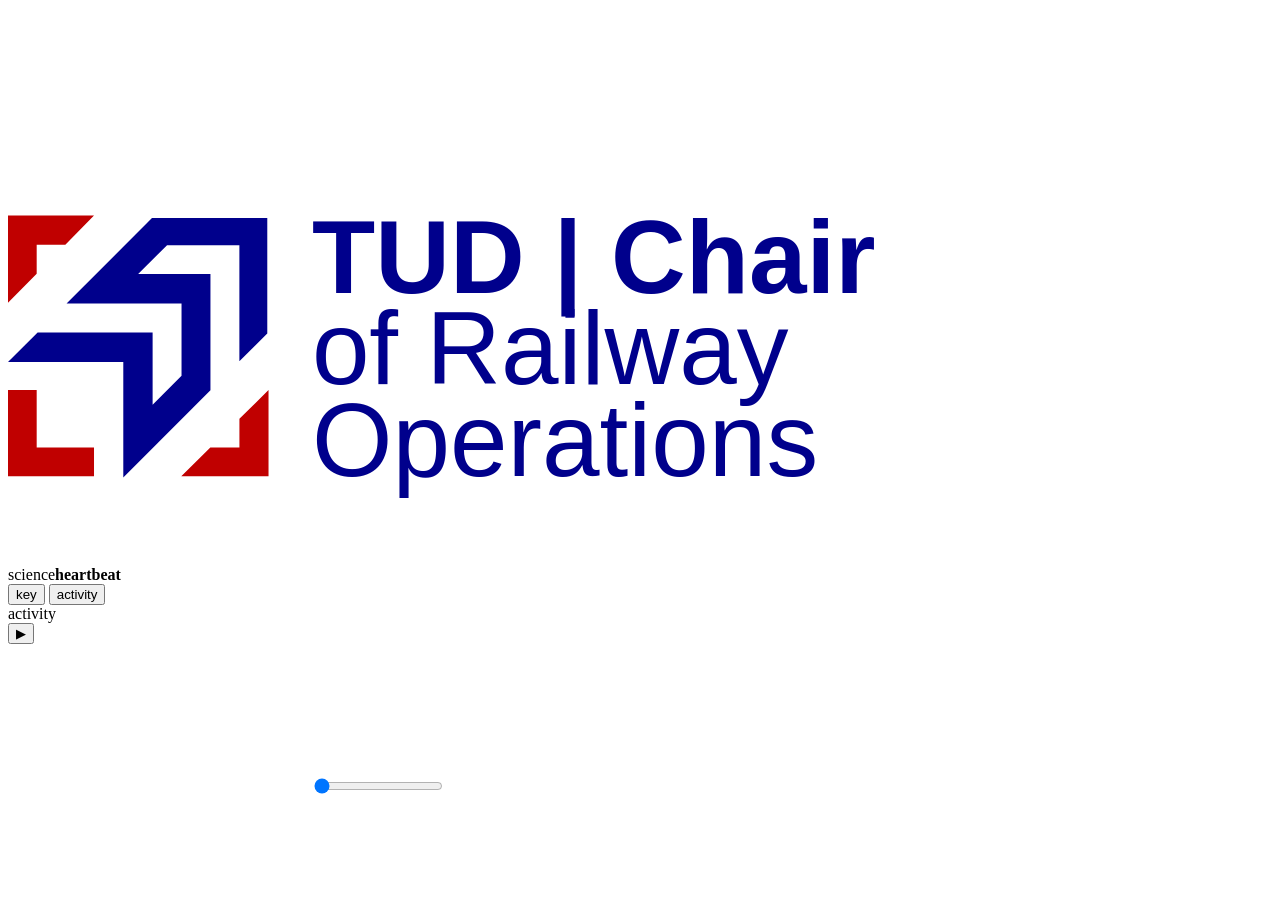
<file: src/scienceheartbeat/dashboard/assets/index.html>
<!doctype html>
<html lang="en">
<head>
<meta charset="utf-8" />
<meta name="viewport" content="width=device-width, initial-scale=1, viewport-fit=cover" />
<meta name="color-scheme" content="dark light" />
<meta name="theme-color" content="#00103a" media="(prefers-color-scheme: dark)" />
<meta name="theme-color" content="#0A777F" media="(prefers-color-scheme: light)" />
<title>science heartbeat — TUD Chair of Railway Operations</title>
<style>/*__STYLE__*/</style>
</head>
<body>
<canvas id="stage"></canvas>

<header id="topbar">
  <div class="brand">
    <span class="brandlogo" aria-label="TUD — Chair of Railway Operations"><svg viewBox="0 0 1014 321" xmlns="http://www.w3.org/2000/svg" role="img"><g transform="translate(-1485 -585)"><text fill="#00008C" font-family="Arial,Arial_MSFontService,sans-serif" font-weight="700" font-size="83" transform="matrix(1 0 0 1 1728.92 690)">TUD | Chair</text><text fill="#00008C" font-family="Arial,Arial_MSFontService,sans-serif" font-weight="400" font-size="83" transform="matrix(1 0 0 1 1728.92 763)">o</text><text fill="#00008C" font-family="Arial,Arial_MSFontService,sans-serif" font-weight="400" font-size="83" transform="matrix(1 0 0 1 1774.75 763)">f</text><text fill="#00008C" font-family="Arial,Arial_MSFontService,sans-serif" font-weight="400" font-size="83" transform="matrix(1 0 0 1 1820.59 763)">Railway </text><text fill="#00008C" font-family="Arial,Arial_MSFontService,sans-serif" font-weight="400" font-size="83" transform="matrix(1 0 0 1 1728.92 837)">Operations</text><path d="M1600.51 630 1693 630 1693 722.49 1670.62 744.874 1670.62 674.888 1670.62 674.888 1670.62 651.685 1670.62 651.685 1647.41 651.685 1612.6 651.685 1589.4 674.876 1589.4 674.888 1647.41 674.888 1647.41 768.077 1577.49 838 1577.49 745.511 1485 745.511 1508.77 721.74 1601.01 721.74 1601.01 779.747 1601.02 779.747 1624.21 756.556 1624.21 721.74 1624.21 698.536 1624.21 698.536 1601.01 698.536 1601.01 698.536 1531.97 698.536Z" fill="#00008C" fill-rule="evenodd"/><path d="M1485 628 1554 628 1530.99 651.345 1508.01 651.345 1508.01 674.655 1485 698Z" fill="#C00000" fill-rule="evenodd"/><path d="M1485 768 1508.01 768 1508.01 813.988 1554 813.988 1554 837 1485 837Z" fill="#C00000" fill-rule="evenodd"/><path d="M1694 768 1694 837 1624 837 1647.32 814.012 1670.65 814.012 1670.65 791.012Z" fill="#C00000" fill-rule="evenodd"/></g></svg></span>
    <span class="brandname"><span class="dot"></span> science<b>heartbeat</b></span>
  </div>
  <div class="topctl">
    <button id="legendToggle" class="iconbtn" aria-label="Toggle legend">key</button>
    <button id="listToggle" class="iconbtn" aria-label="Toggle activity">activity</button>
    <div id="clock" class="clock"></div>
  </div>
</header>

<aside id="legend" class="panel"></aside>

<aside id="sidebar" class="panel">
  <div class="drawer-handle" id="drawerHandle" aria-label="Expand activity"></div>
  <section id="nowplaying" class="idle"></section>
  <div class="list-head">
    <span class="list-title">activity</span>
    <div id="filters" class="filters"></div>
  </div>
  <div id="eventlist"></div>
</aside>

<footer id="timeline">
  <div class="controls">
    <button id="playpause" aria-label="Play / pause">▶</button>
    <div class="speeds" id="speeds"></div>
    <div class="ranges" id="ranges" aria-label="Time range"></div>
  </div>
  <canvas id="ecg"></canvas>
  <input id="scrub" type="range" min="0" max="1000" value="0" step="1" aria-label="Timeline" />
</footer>

<div id="tooltip" class="tooltip" hidden></div>
<div id="empty"></div>

<script id="hb-data" type="application/json">__HEARTBEAT_DATA__</script>
<script>/*__APP__*/</script>
</body>
</html>
</file>
